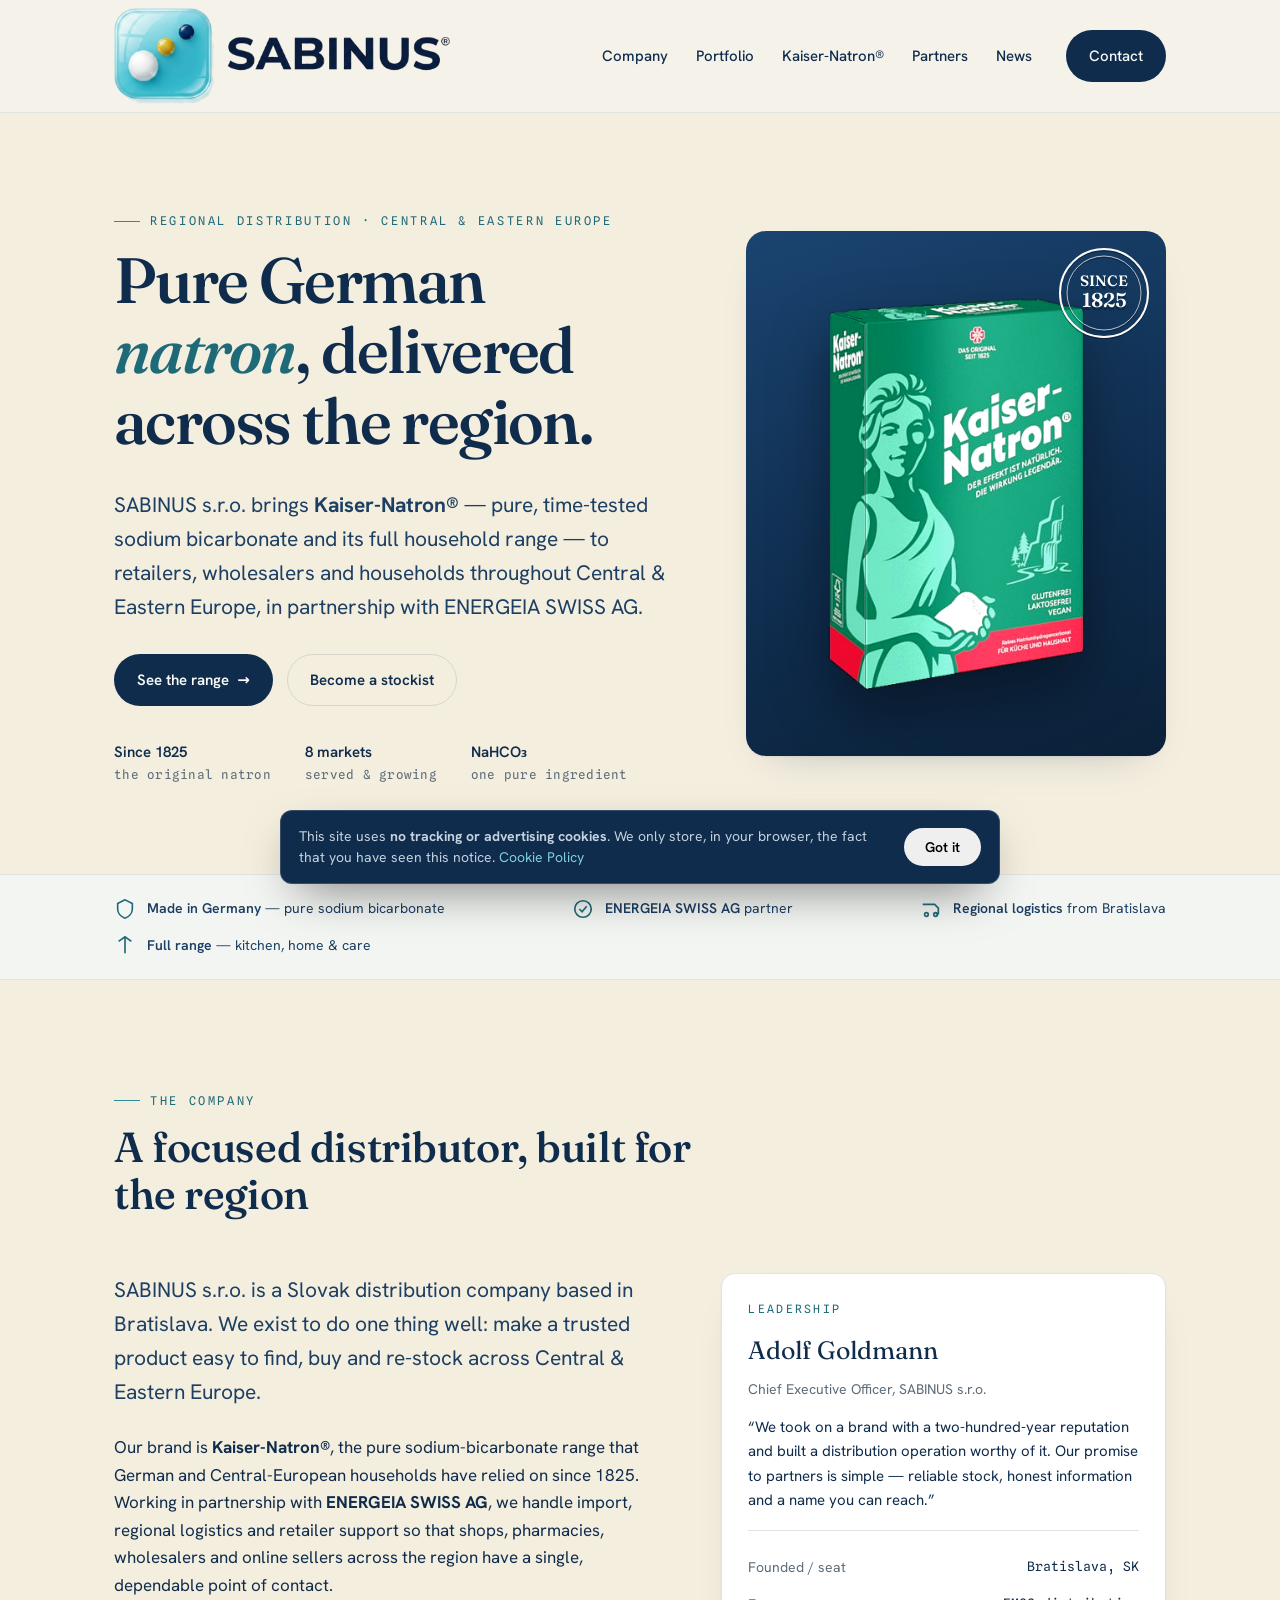
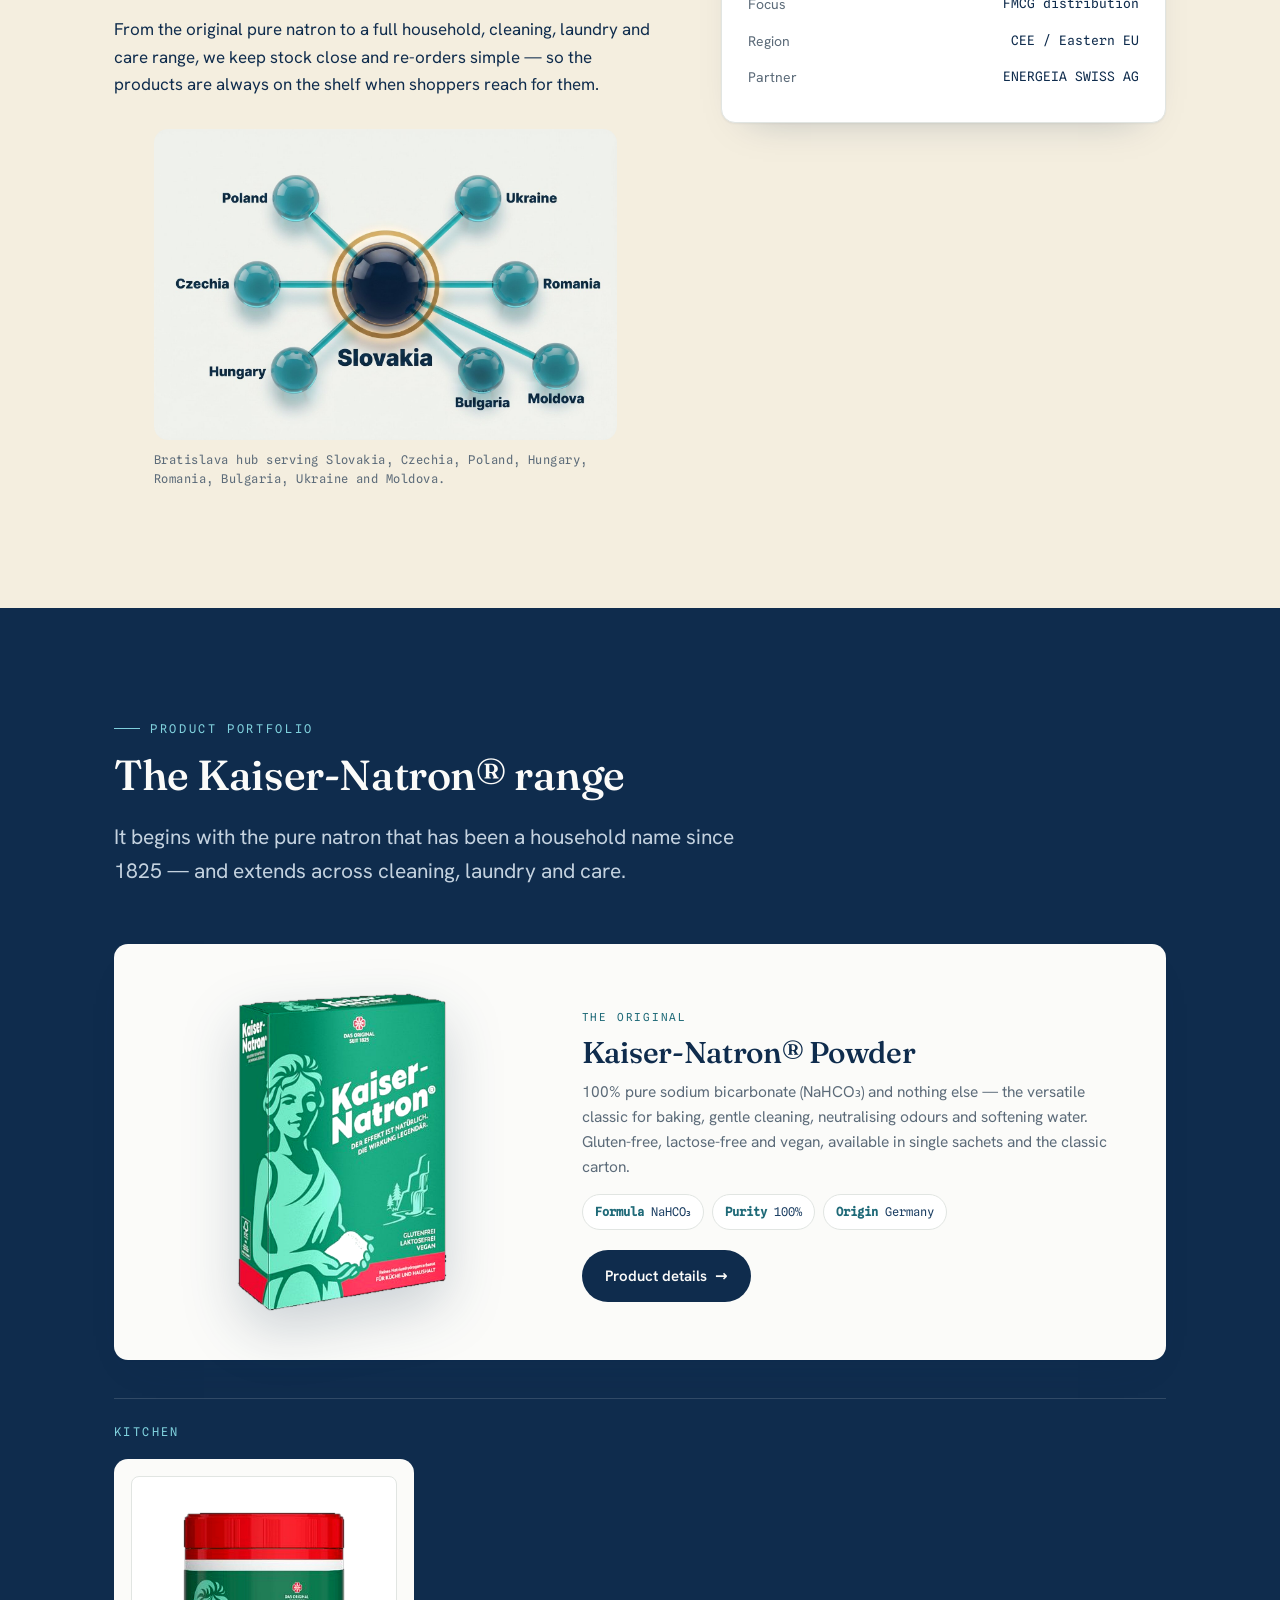
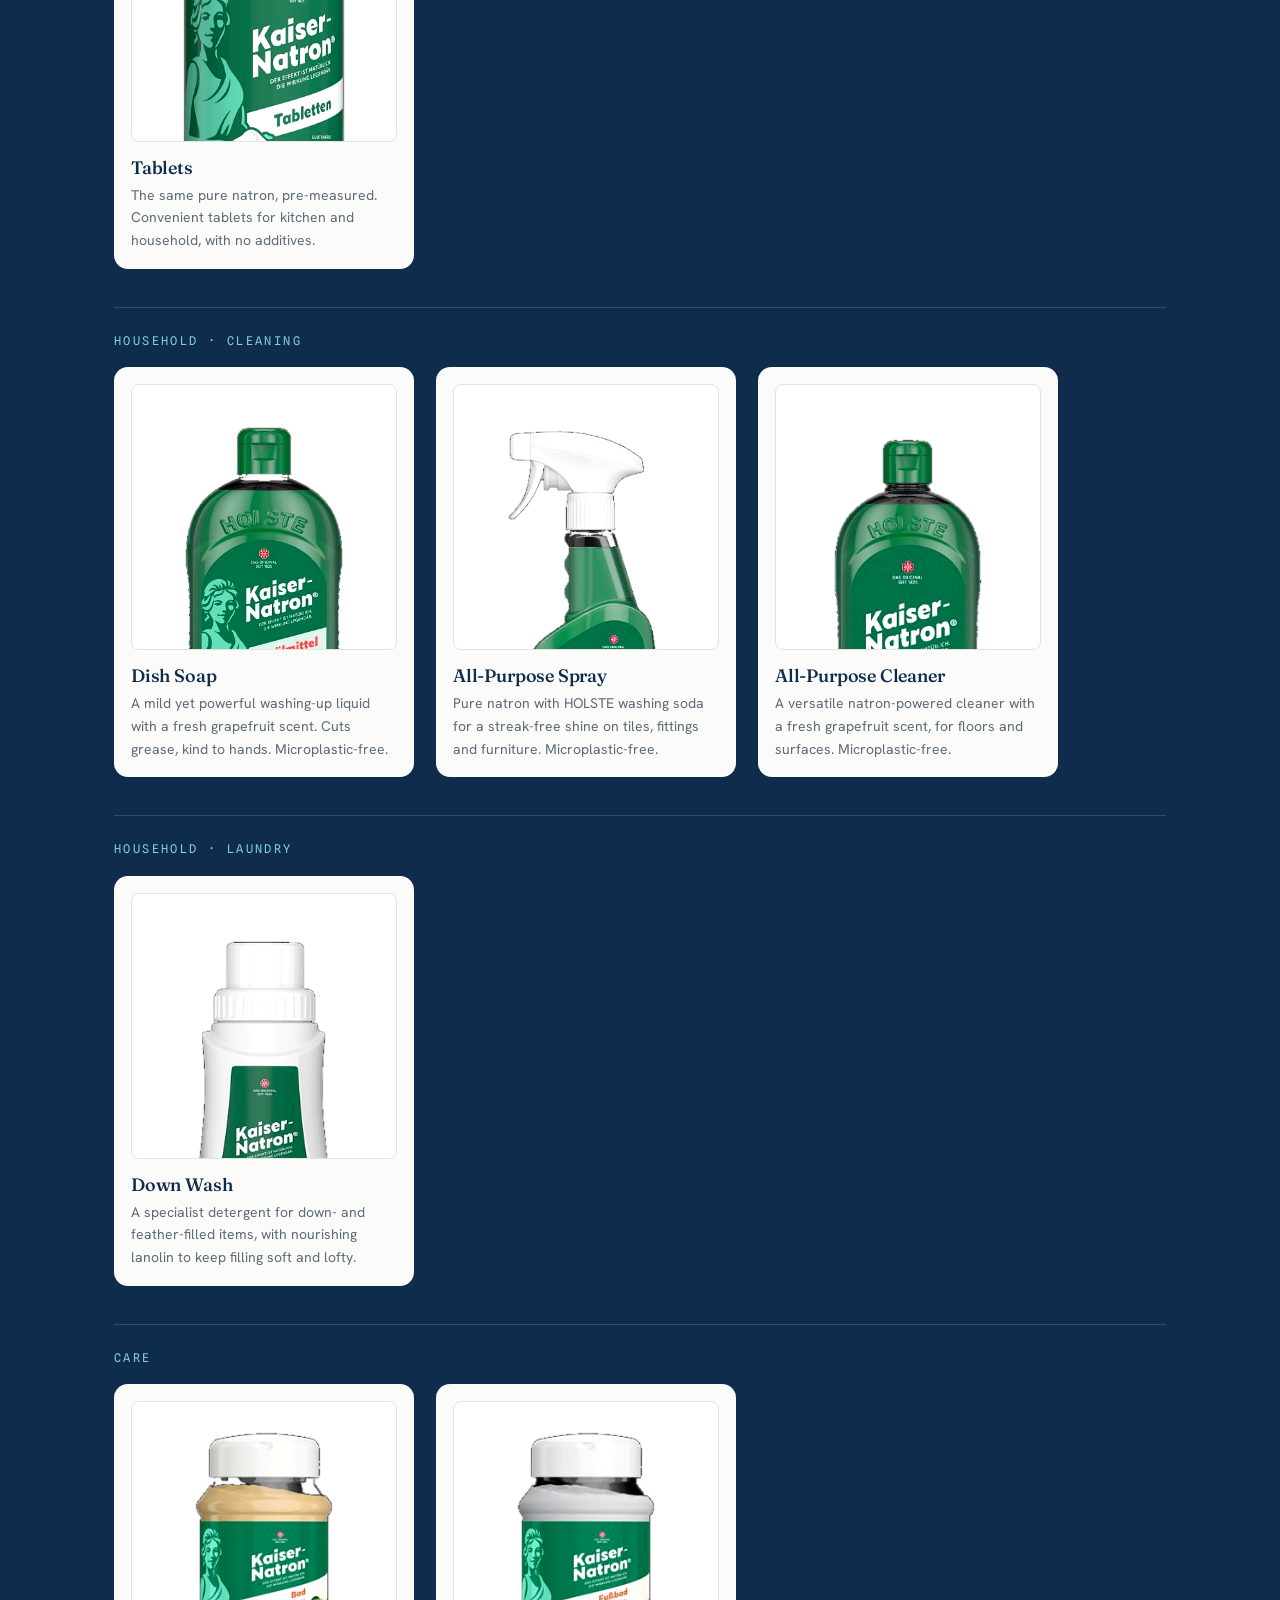
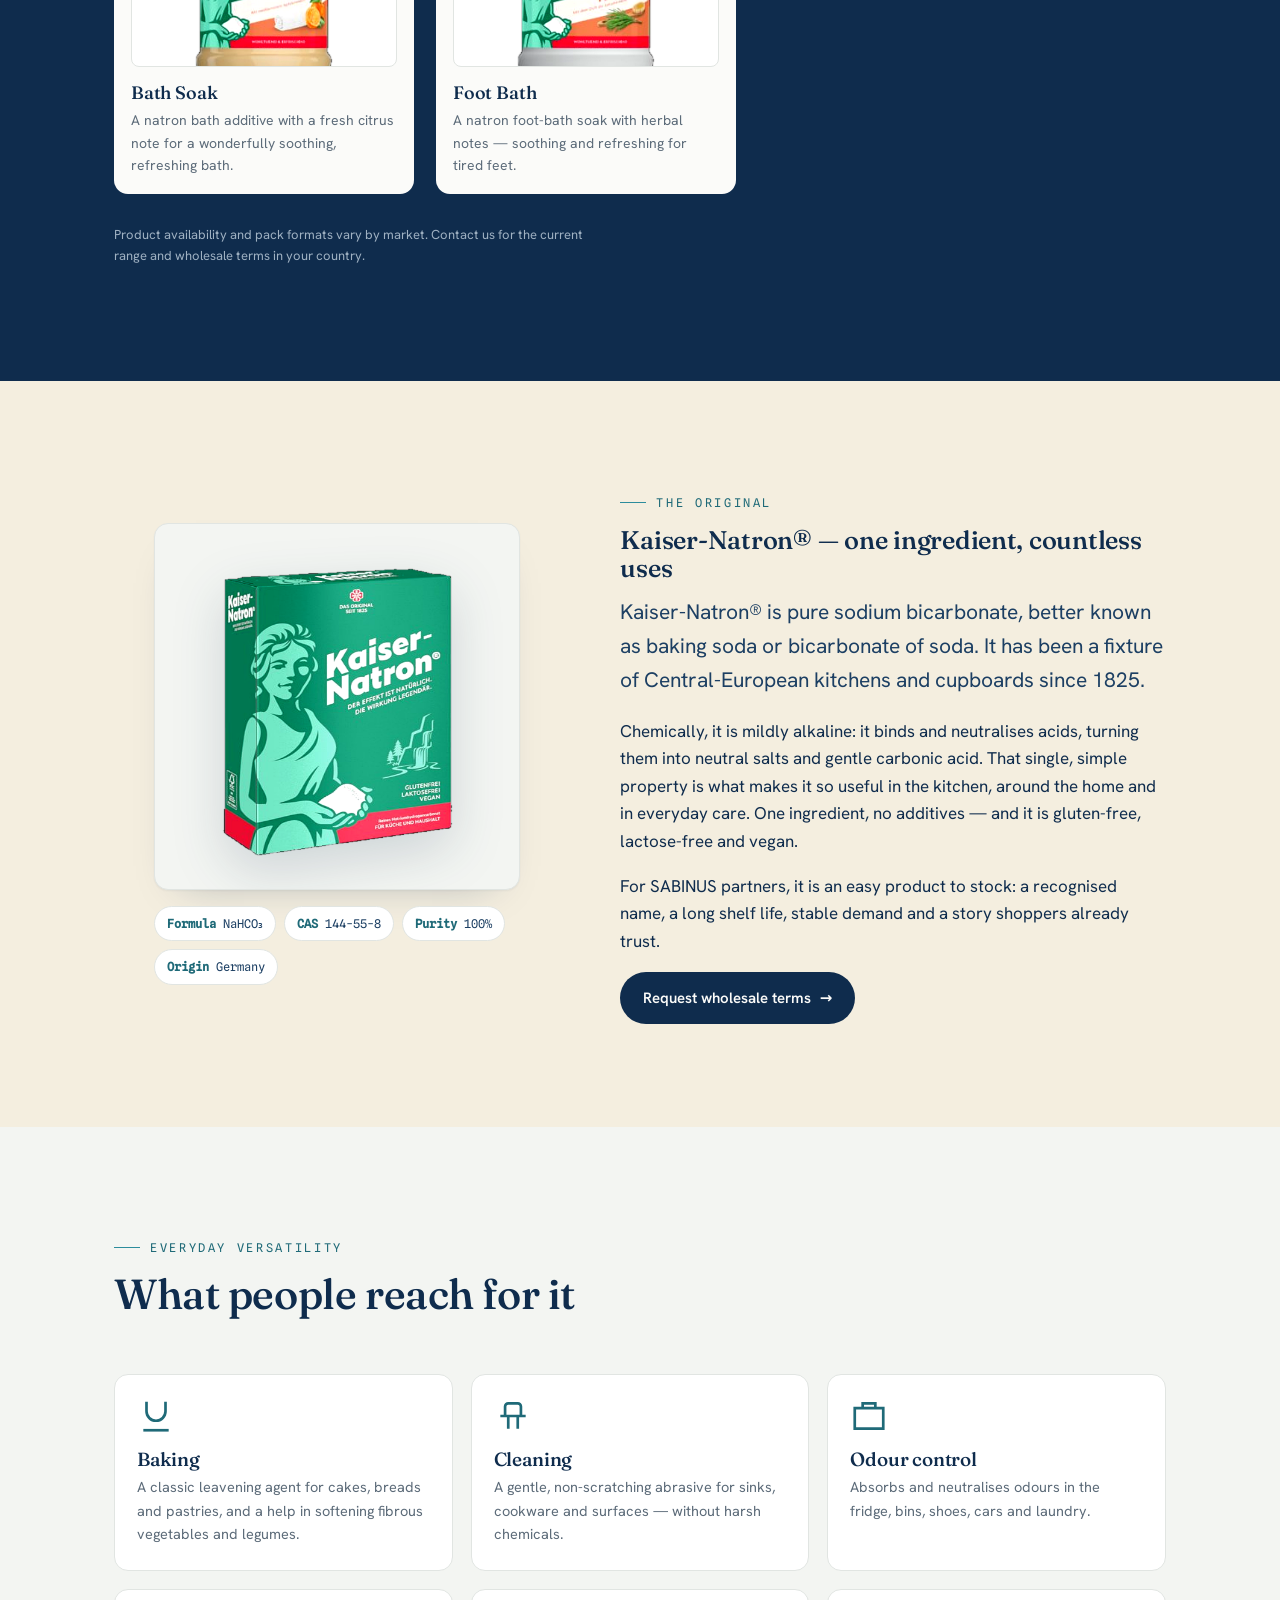
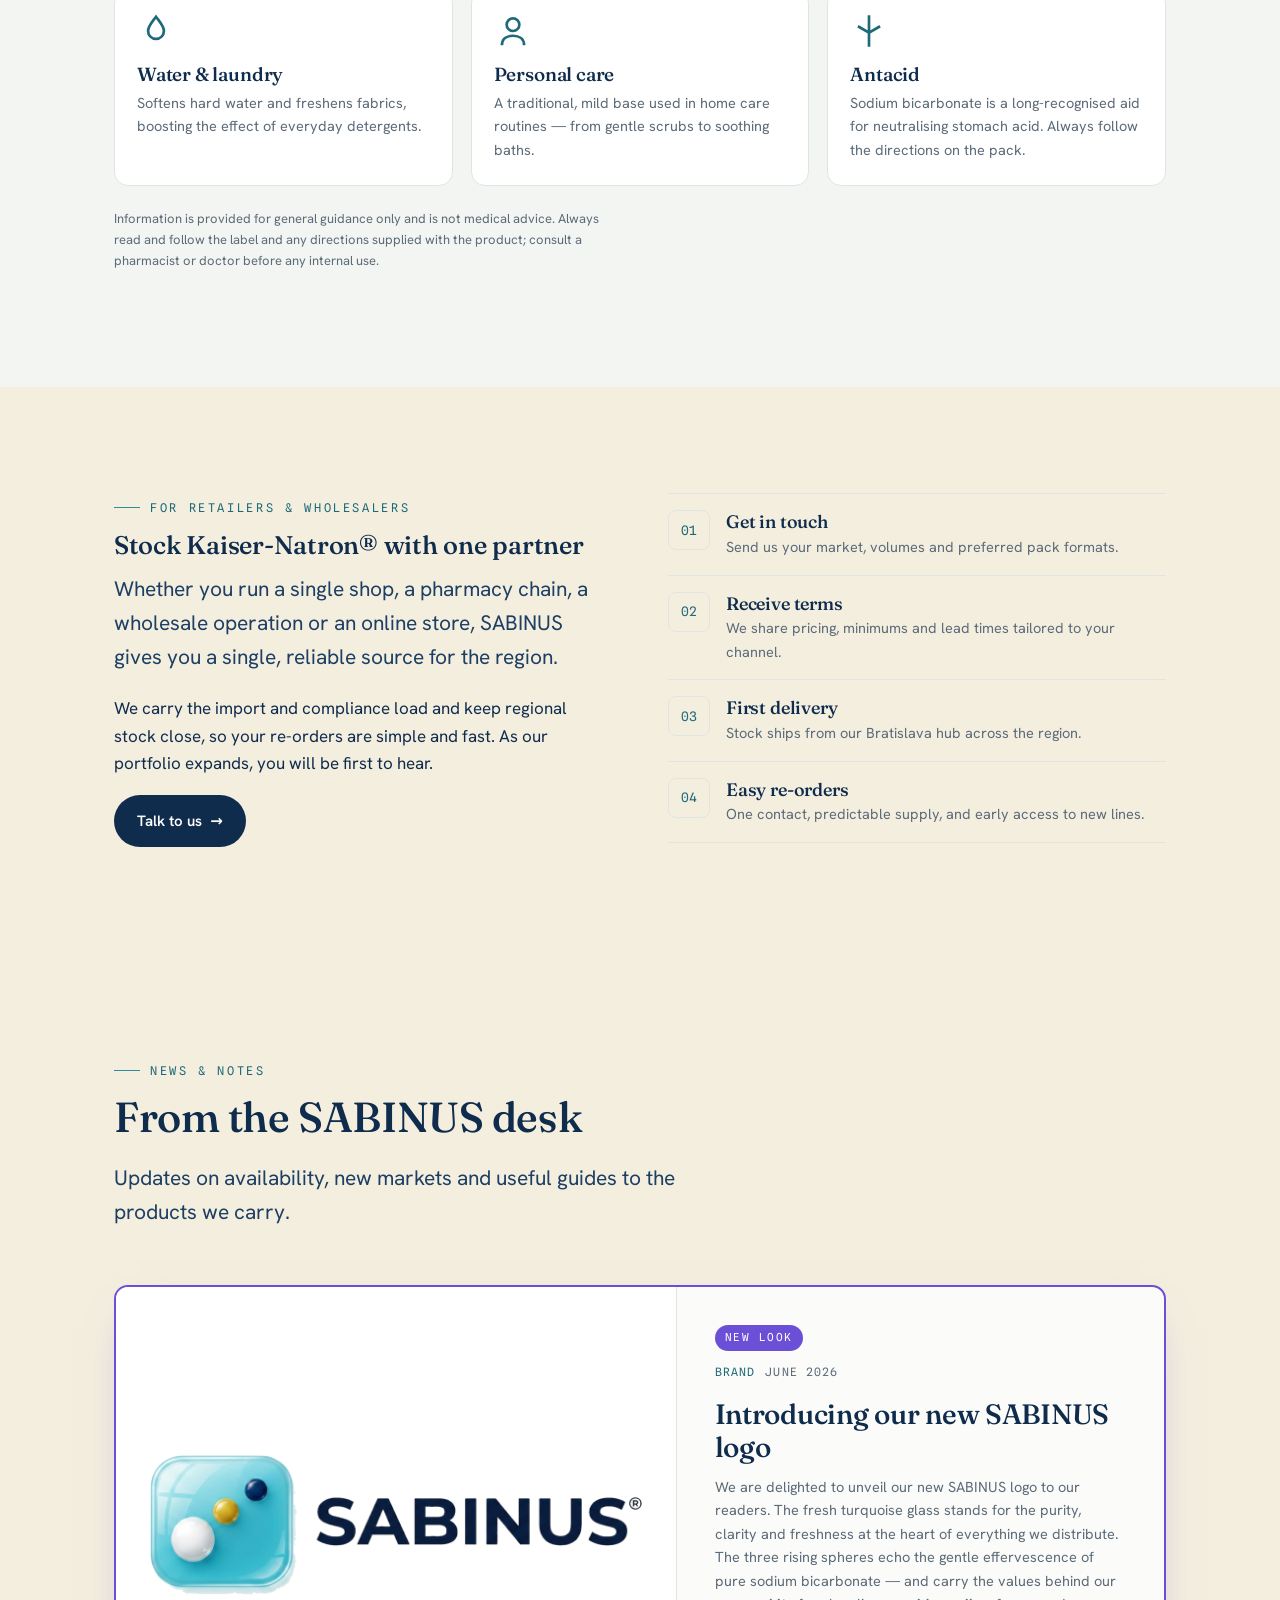
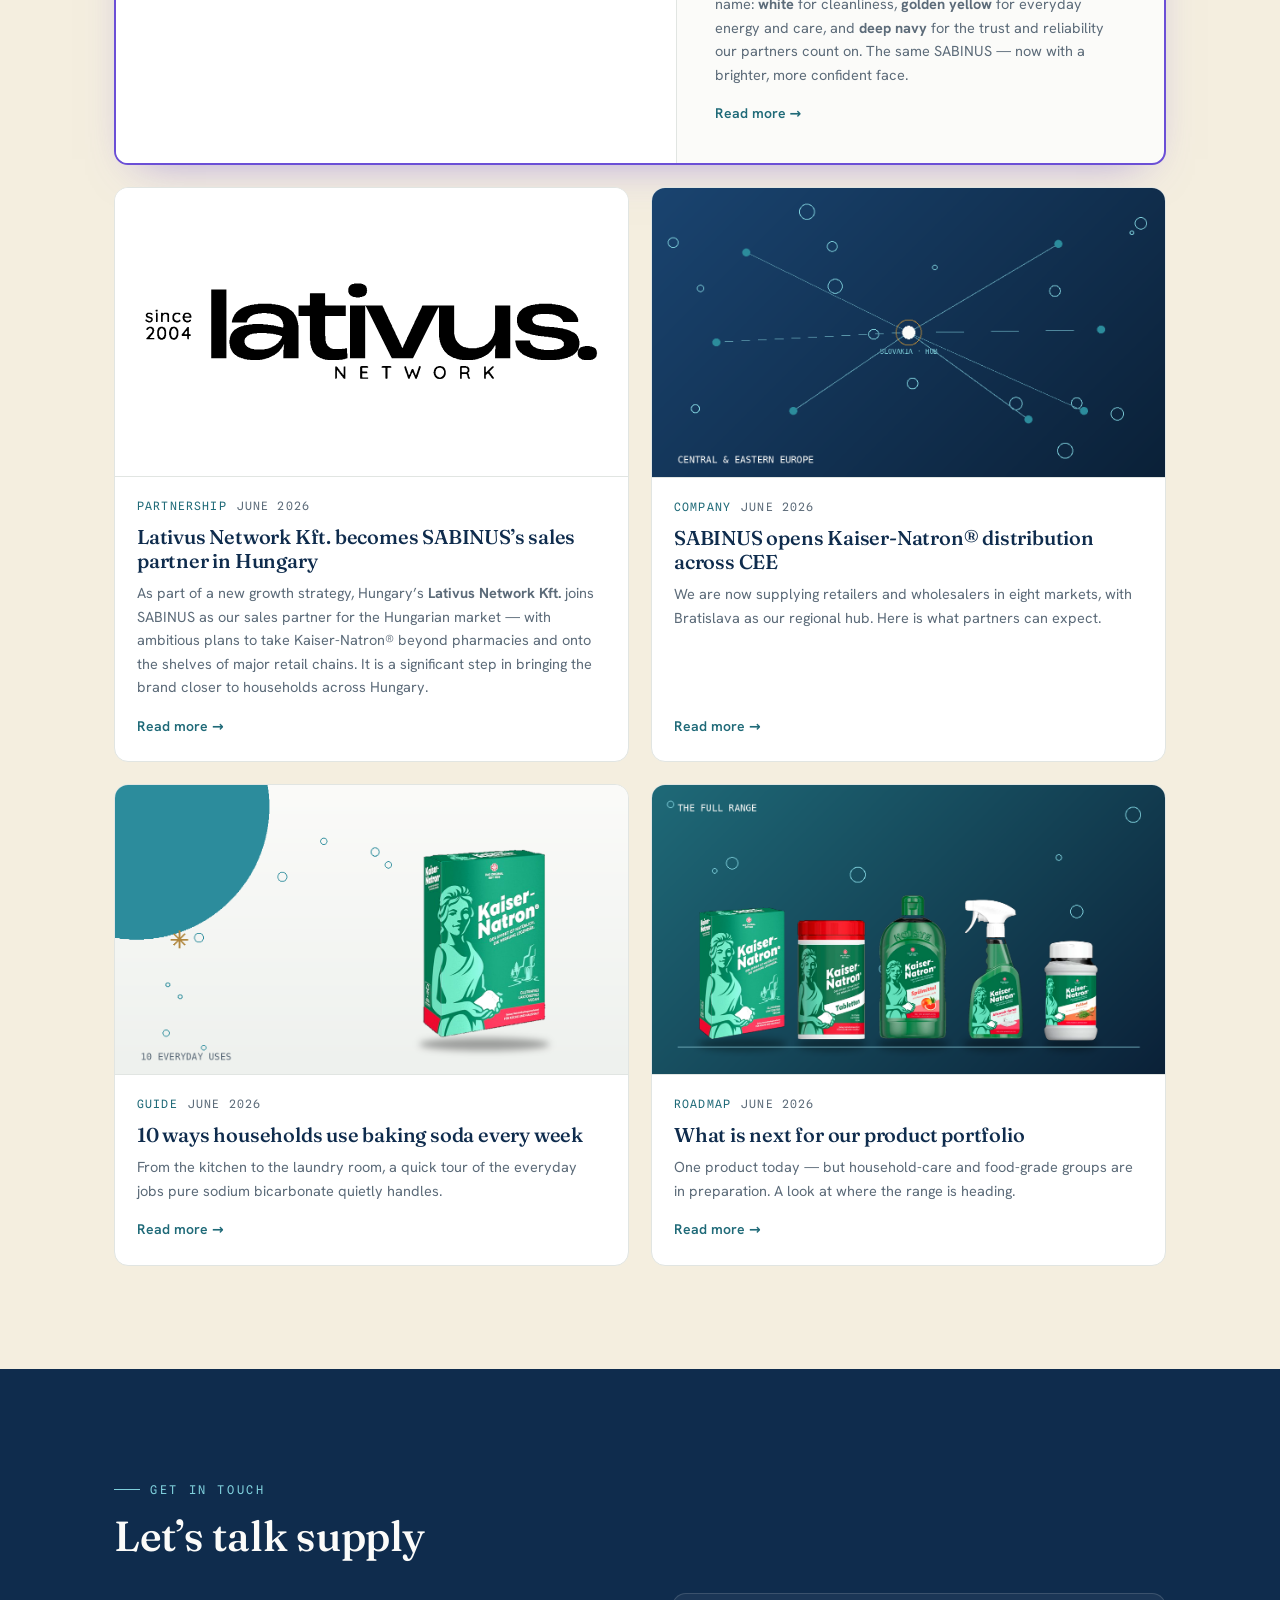
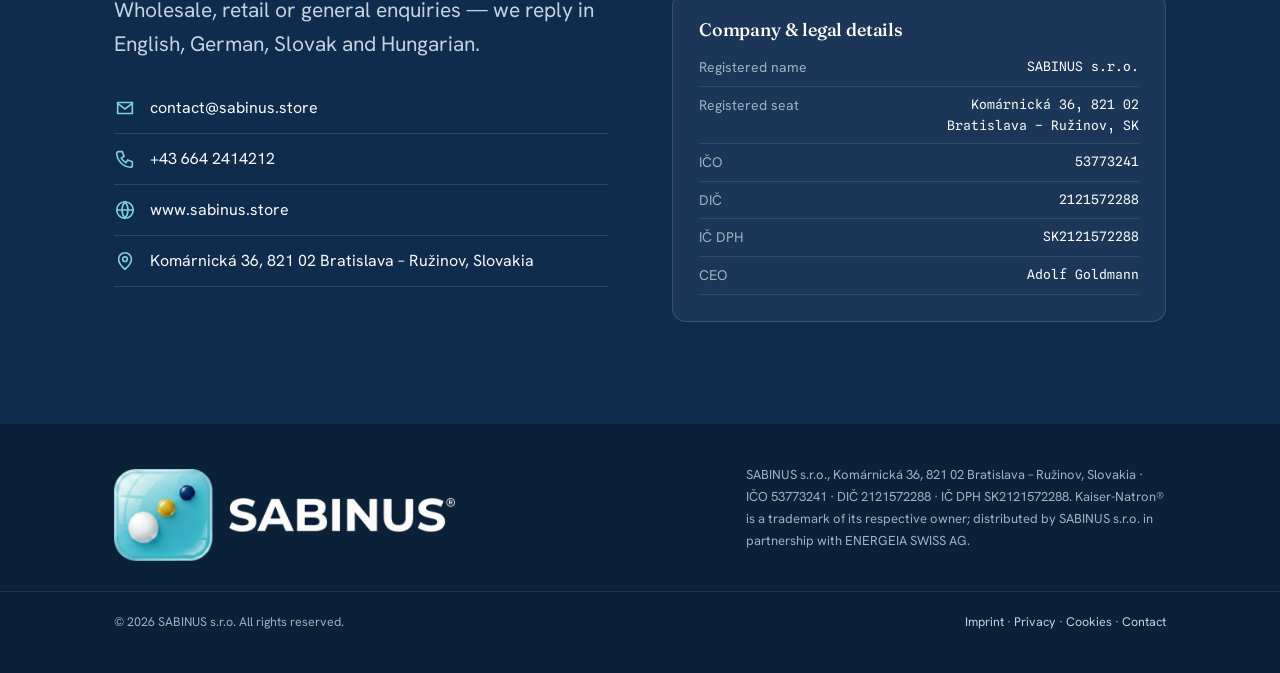
<file: index.html>
<!DOCTYPE html>
<html lang="en">
<head>
  <meta charset="UTF-8" />
  <meta name="viewport" content="width=device-width, initial-scale=1.0" />

  <!-- ============ PRIMARY SEO ============ -->
  <title>SABINUS s.r.o. — Kaiser-Natron® Distributor for Central &amp; Eastern Europe</title>
  <meta name="description" content="SABINUS s.r.o. is the Central & Eastern European distributor of Kaiser-Natron® — pure German sodium bicarbonate (baking soda) and the full household, cleaning, laundry and care range. In partnership with ENERGEIA SWISS AG. Wholesale and retail enquiries welcome." />
  <meta name="keywords" content="Kaiser-Natron, Kaiser Natron, sodium bicarbonate, baking soda distributor, natron Slovakia, SABINUS, Kaiser Natron Europe, bicarbonate wholesale, natron Eastern Europe, HOLSTE" />
  <meta name="author" content="SABINUS s.r.o." />
  <meta name="robots" content="index, follow" />
  <link rel="canonical" href="https://www.sabinus.store/" />
  <meta name="theme-color" content="#0F2C4D" />

  <!-- ============ OPEN GRAPH / SOCIAL ============ -->
  <meta property="og:type" content="website" />
  <meta property="og:site_name" content="SABINUS s.r.o." />
  <meta property="og:title" content="SABINUS — Kaiser-Natron® Distribution for Central &amp; Eastern Europe" />
  <meta property="og:description" content="Pure German sodium bicarbonate, delivered across the region. Wholesale & retail enquiries welcome." />
  <meta property="og:url" content="https://www.sabinus.store/" />
  <meta property="og:image" content="https://www.sabinus.store/assets/img/og-image.png" />
  <meta property="og:image:width" content="1200" />
  <meta property="og:image:height" content="630" />
  <meta property="og:locale" content="en" />
  <meta name="twitter:card" content="summary_large_image" />
  <meta name="twitter:title" content="SABINUS — Kaiser-Natron® Distribution" />
  <meta name="twitter:description" content="Pure German sodium bicarbonate, delivered across Central & Eastern Europe." />
  <meta name="twitter:image" content="https://www.sabinus.store/assets/img/og-image.png" />

  <!-- ============ ICONS / FONTS (self-hosted — no third-party requests) ============ -->
  <link rel="icon" type="image/png" href="assets/img/favicon.png" />
  <link rel="apple-touch-icon" sizes="180x180" href="apple-touch-icon.png" />
  <link rel="icon" type="image/png" sizes="192x192" href="assets/img/icon-192.png" />
  <link rel="icon" type="image/png" sizes="512x512" href="assets/img/icon-512.png" />
  <meta name="apple-mobile-web-app-title" content="SABINUS" />
  <link rel="manifest" href="site.webmanifest" />
  <link rel="stylesheet" href="assets/css/fonts.css" />
  <link rel="stylesheet" href="assets/css/styles.css" />

  <!-- ============ STRUCTURED DATA ============ -->
  <script type="application/ld+json">
  {
    "@context": "https://schema.org",
    "@graph": [
      {
        "@type": "Organization",
        "@id": "https://www.sabinus.store/#org",
        "name": "SABINUS s.r.o.",
        "url": "https://www.sabinus.store/",
        "logo": "https://www.sabinus.store/assets/img/sabinus-logo.png",
        "image": "https://www.sabinus.store/assets/img/og-image.png",
        "description": "Central & Eastern European distributor of Kaiser-Natron® pure sodium bicarbonate, in partnership with ENERGEIA SWISS AG.",
        "email": "contact@sabinus.store",
        "telephone": "+43 664 2414212",
        "vatID": "SK2121572288",
        "taxID": "2121572288",
        "identifier": { "@type": "PropertyValue", "name": "IČO", "value": "53773241" },
        "address": {
          "@type": "PostalAddress",
          "streetAddress": "Komárnická 36",
          "addressLocality": "Bratislava – Ružinov",
          "postalCode": "821 02",
          "addressCountry": "SK"
        },
        "founder": { "@type": "Person", "name": "Adolf Goldmann", "jobTitle": "Chief Executive Officer" },
        "areaServed": ["SK","CZ","PL","HU","RO","BG","UA","MD"]
      },
      {
        "@type": "WebSite",
        "@id": "https://www.sabinus.store/#website",
        "url": "https://www.sabinus.store/",
        "name": "SABINUS s.r.o.",
        "inLanguage": "en",
        "publisher": { "@id": "https://www.sabinus.store/#org" }
      },
      {
        "@type": "Product",
        "name": "Kaiser-Natron® — Pure Sodium Bicarbonate",
        "brand": { "@type": "Brand", "name": "Kaiser-Natron" },
        "category": "Sodium bicarbonate / baking soda",
        "material": "Sodium bicarbonate (NaHCO₃)",
        "countryOfOrigin": "DE",
        "description": "Pure sodium bicarbonate (baking soda) — a versatile household, baking, cleaning and personal-care ingredient, made in Germany and distributed across Central & Eastern Europe by SABINUS s.r.o.",
        "manufacturer": { "@type": "Organization", "name": "Arnold Holste Wwe. GmbH & Co. KG" }
      }
    ]
  }
  </script>
</head>

<body>
  <!-- ===================== HEADER ===================== -->
  <header class="site-header">
    <div class="wrap nav">
      <a class="brand" href="#top" aria-label="SABINUS home">
        <img class="brand-logo" src="assets/img/sabinus-logo.png" alt="SABINUS" />
      </a>
      <button class="nav-toggle" aria-expanded="false" aria-controls="menu" aria-label="Open menu">
        <svg viewBox="0 0 24 24" fill="none" stroke-width="2" stroke-linecap="round"><path d="M3 6h18M3 12h18M3 18h18"/></svg>
      </button>
      <ul class="nav-links" id="menu">
        <li><a href="#company">Company</a></li>
        <li><a href="#portfolio">Portfolio</a></li>
        <li><a href="#product">Kaiser-Natron®</a></li>
        <li><a href="#partner">Partners</a></li>
        <li><a href="#news">News</a></li>
        <li class="nav-cta"><a class="btn btn-primary" href="#contact">Contact</a></li>
      </ul>
    </div>
  </header>

  <main id="top">
    <!-- ===================== HERO ===================== -->
    <section class="hero">
      <div class="wrap">
        <div class="hero-copy reveal">
          <p class="eyebrow">Regional distribution · Central &amp; Eastern Europe</p>
          <h1>Pure German <em>natron</em>, delivered across the region.</h1>
          <p class="lede">SABINUS s.r.o. brings <strong>Kaiser-Natron®</strong> — pure, time-tested sodium bicarbonate and its full household range — to retailers, wholesalers and households throughout Central &amp; Eastern Europe, in partnership with ENERGEIA SWISS AG.</p>
          <div class="hero-actions">
            <a class="btn btn-primary" href="#portfolio">See the range <span class="arr">→</span></a>
            <a class="btn btn-ghost" href="#partner">Become a stockist</a>
          </div>
          <div class="hero-meta">
            <div><b>Since 1825</b>the original natron</div>
            <div><b>8 markets</b>served &amp; growing</div>
            <div><b>NaHCO₃</b>one pure ingredient</div>
          </div>
        </div>

        <div class="hero-visual reveal">
          <div class="hero-card">
            <div class="bubbles" aria-hidden="true"></div>
            <img class="product-svg" src="assets/img/products/powder-box.png" alt="Kaiser-Natron® pure sodium bicarbonate powder carton" />
            <svg class="hero-seal" viewBox="0 0 92 92" aria-hidden="true">
              <!-- recessed shadow layer for an embossed look -->
              <g transform="translate(0,1.5)" opacity=".5">
                <circle cx="46" cy="46" r="44" fill="none" stroke="#06182b" stroke-width="2"/>
                <circle cx="46" cy="46" r="37" fill="none" stroke="#06182b" stroke-width="1"/>
                <text x="46" y="40" text-anchor="middle" font-family="Fraunces, serif" font-weight="600" font-size="15" fill="#06182b">SINCE</text>
                <text x="46" y="61" text-anchor="middle" font-family="Fraunces, serif" font-weight="600" font-size="20" fill="#06182b">1825</text>
              </g>
              <!-- raised white face -->
              <g>
                <circle cx="46" cy="46" r="44" fill="none" stroke="#FBFBF9" stroke-width="2"/>
                <circle cx="46" cy="46" r="37" fill="none" stroke="#FBFBF9" stroke-width="1" opacity=".7"/>
                <text x="46" y="38.5" text-anchor="middle" font-family="Fraunces, serif" font-weight="600" font-size="15" fill="#FBFBF9">SINCE</text>
                <text x="46" y="59.5" text-anchor="middle" font-family="Fraunces, serif" font-weight="600" font-size="20" fill="#FBFBF9">1825</text>
              </g>
            </svg>
          </div>
        </div>
      </div>
    </section>

    <!-- ===================== TRUST STRIP ===================== -->
    <section class="trust">
      <div class="wrap">
        <div class="item"><svg viewBox="0 0 24 24" fill="none" stroke="currentColor" stroke-width="1.8"><path d="M12 2 4 6v6c0 4.4 3.4 8.5 8 10 4.6-1.5 8-5.6 8-10V6l-8-4Z"/></svg><span><b>Made in Germany</b> — pure sodium bicarbonate</span></div>
        <div class="item"><svg viewBox="0 0 24 24" fill="none" stroke="currentColor" stroke-width="1.8"><circle cx="12" cy="12" r="9"/><path d="M8 12l3 3 5-6"/></svg><span><b>ENERGEIA SWISS AG</b> partner</span></div>
        <div class="item"><svg viewBox="0 0 24 24" fill="none" stroke="currentColor" stroke-width="1.8"><path d="M3 7h13l4 4v6h-3"/><circle cx="7" cy="18" r="2"/><circle cx="17" cy="18" r="2"/></svg><span><b>Regional logistics</b> from Bratislava</span></div>
        <div class="item"><svg viewBox="0 0 24 24" fill="none" stroke="currentColor" stroke-width="1.8"><path d="M12 3v18M5 8l7-5 7 5"/></svg><span><b>Full range</b> — kitchen, home &amp; care</span></div>
      </div>
    </section>

    <!-- ===================== COMPANY ===================== -->
    <section class="section about" id="company">
      <div class="wrap">
        <div class="sec-head reveal">
          <p class="eyebrow">The company</p>
          <h2>A focused distributor, built for the region</h2>
        </div>
        <div class="grid">
          <div class="reveal">
            <p class="lede">SABINUS s.r.o. is a Slovak distribution company based in Bratislava. We exist to do one thing well: make a trusted product easy to find, buy and re-stock across Central &amp; Eastern Europe.</p>
            <p>Our brand is <strong>Kaiser-Natron®</strong>, the pure sodium-bicarbonate range that German and Central-European households have relied on since 1825. Working in partnership with <strong>ENERGEIA SWISS AG</strong>, we handle import, regional logistics and retailer support so that shops, pharmacies, wholesalers and online sellers across the region have a single, dependable point of contact.</p>
            <p>From the original pure natron to a full household, cleaning, laundry and care range, we keep stock close and re-orders simple — so the products are always on the shelf when shoppers reach for them.</p>

            <figure class="region">
              <img src="assets/img/region-map.jpg" alt="Distribution network across Central & Eastern Europe with Slovakia as the hub" loading="lazy" />
              <figcaption>Bratislava hub serving Slovakia, Czechia, Poland, Hungary, Romania, Bulgaria, Ukraine and Moldova.</figcaption>
            </figure>
          </div>

          <aside class="ceo-card reveal">
            <p class="role">Leadership</p>
            <p class="name">Adolf Goldmann</p>
            <p class="muted" style="margin-top:-6px;font-size:14px;">Chief Executive Officer, SABINUS s.r.o.</p>
            <p style="font-size:15px;">“We took on a brand with a two-hundred-year reputation and built a distribution operation worthy of it. Our promise to partners is simple — reliable stock, honest information and a name you can reach.”</p>
            <hr />
            <div class="factline"><span>Founded / seat</span><span>Bratislava, SK</span></div>
            <div class="factline"><span>Focus</span><span>FMCG distribution</span></div>
            <div class="factline"><span>Region</span><span>CEE / Eastern EU</span></div>
            <div class="factline"><span>Partner</span><span>ENERGEIA SWISS AG</span></div>
          </aside>
        </div>
      </div>
    </section>

    <!-- ===================== PORTFOLIO ===================== -->
    <section class="section portfolio" id="portfolio">
      <div class="wrap">
        <div class="sec-head reveal">
          <p class="eyebrow">Product portfolio</p>
          <h2>The Kaiser-Natron® range</h2>
          <p class="lede">It begins with the pure natron that has been a household name since 1825 — and extends across cleaning, laundry and care.</p>
        </div>

        <!-- Featured: powder -->
        <article class="feature reveal">
          <div class="feature-img"><img src="assets/img/products/powder-box.png" alt="Kaiser-Natron® pure sodium bicarbonate powder carton" loading="lazy"></div>
          <div class="feature-copy">
            <span class="tag">The original</span>
            <h3>Kaiser-Natron® Powder</h3>
            <p>100% pure sodium bicarbonate (NaHCO₃) and nothing else — the versatile classic for baking, gentle cleaning, neutralising odours and softening water. Gluten-free, lactose-free and vegan, available in single sachets and the classic carton.</p>
            <div class="databar">
              <span class="chip"><b>Formula</b> NaHCO₃</span>
              <span class="chip"><b>Purity</b> 100%</span>
              <span class="chip"><b>Origin</b> Germany</span>
            </div>
            <a class="btn btn-primary" href="#product">Product details <span class="arr">→</span></a>
          </div>
        </article>

        <!-- Category: Kitchen -->
        <div class="cat-head reveal"><span class="cat-label">Kitchen</span></div>
        <div class="cards">
          <article class="pcard live reveal">
            <div class="thumb"><img src="assets/img/products/tablets.png" alt="Kaiser-Natron® Tablets" loading="lazy"></div>
            <h3>Tablets</h3>
            <p>The same pure natron, pre-measured. Convenient tablets for kitchen and household, with no additives.</p>
          </article>
        </div>

        <!-- Category: Cleaning -->
        <div class="cat-head reveal"><span class="cat-label">Household · Cleaning</span></div>
        <div class="cards">
          <article class="pcard live reveal">
            <div class="thumb"><img src="assets/img/products/dish-soap.png" alt="Kaiser-Natron® Dish Soap" loading="lazy"></div>
            <h3>Dish Soap</h3>
            <p>A mild yet powerful washing-up liquid with a fresh grapefruit scent. Cuts grease, kind to hands. Microplastic-free.</p>
          </article>
          <article class="pcard live reveal">
            <div class="thumb"><img src="assets/img/products/all-purpose-spray.png" alt="Kaiser-Natron® All-Purpose Spray" loading="lazy"></div>
            <h3>All-Purpose Spray</h3>
            <p>Pure natron with HOLSTE washing soda for a streak-free shine on tiles, fittings and furniture. Microplastic-free.</p>
          </article>
          <article class="pcard live reveal">
            <div class="thumb"><img src="assets/img/products/all-purpose-cleaner.png" alt="Kaiser-Natron® All-Purpose Cleaner" loading="lazy"></div>
            <h3>All-Purpose Cleaner</h3>
            <p>A versatile natron-powered cleaner with a fresh grapefruit scent, for floors and surfaces. Microplastic-free.</p>
          </article>
        </div>

        <!-- Category: Laundry -->
        <div class="cat-head reveal"><span class="cat-label">Household · Laundry</span></div>
        <div class="cards">
          <article class="pcard live reveal">
            <div class="thumb"><img src="assets/img/products/down-wash.png" alt="Kaiser-Natron® Down Wash" loading="lazy"></div>
            <h3>Down Wash</h3>
            <p>A specialist detergent for down- and feather-filled items, with nourishing lanolin to keep filling soft and lofty.</p>
          </article>
        </div>

        <!-- Category: Care -->
        <div class="cat-head reveal"><span class="cat-label">Care</span></div>
        <div class="cards">
          <article class="pcard live reveal">
            <div class="thumb"><img src="assets/img/products/bath-soak.png" alt="Kaiser-Natron® Bath Soak" loading="lazy"></div>
            <h3>Bath Soak</h3>
            <p>A natron bath additive with a fresh citrus note for a wonderfully soothing, refreshing bath.</p>
          </article>
          <article class="pcard live reveal">
            <div class="thumb"><img src="assets/img/products/foot-bath.png" alt="Kaiser-Natron® Foot Bath" loading="lazy"></div>
            <h3>Foot Bath</h3>
            <p>A natron foot-bath soak with herbal notes — soothing and refreshing for tired feet.</p>
          </article>
        </div>

        <p class="note" style="color:#9fb1c2;margin-top:30px">Product availability and pack formats vary by market. Contact us for the current range and wholesale terms in your country.</p>
      </div>
    </section>

    <!-- ===================== PRODUCT DEEP DIVE ===================== -->
    <section class="section product" id="product">
      <div class="wrap">
        <div class="grid">
          <figure class="product-figure reveal">
            <div class="frame"><img src="assets/img/products/powder-box.png" alt="Kaiser-Natron® pure sodium bicarbonate" loading="lazy" style="width:70%"></div>
            <div class="databar">
              <span class="chip"><b>Formula</b> NaHCO₃</span>
              <span class="chip"><b>CAS</b> 144-55-8</span>
              <span class="chip"><b>Purity</b> 100%</span>
              <span class="chip"><b>Origin</b> Germany</span>
            </div>
          </figure>

          <div class="reveal">
            <p class="eyebrow">The original</p>
            <h2>Kaiser-Natron® — one ingredient, countless uses</h2>
            <p class="lede">Kaiser-Natron® is pure sodium bicarbonate, better known as baking soda or bicarbonate of soda. It has been a fixture of Central-European kitchens and cupboards since 1825.</p>
            <p>Chemically, it is mildly alkaline: it binds and neutralises acids, turning them into neutral salts and gentle carbonic acid. That single, simple property is what makes it so useful in the kitchen, around the home and in everyday care. One ingredient, no additives — and it is gluten-free, lactose-free and vegan.</p>
            <p>For SABINUS partners, it is an easy product to stock: a recognised name, a long shelf life, stable demand and a story shoppers already trust.</p>
            <a class="btn btn-primary" href="#contact">Request wholesale terms <span class="arr">→</span></a>
          </div>
        </div>
      </div>
    </section>

    <!-- ===================== USES ===================== -->
    <section class="section uses">
      <div class="wrap">
        <div class="sec-head reveal">
          <p class="eyebrow">Everyday versatility</p>
          <h2>What people reach for it</h2>
        </div>
        <div class="use-grid">
          <div class="use reveal"><svg class="ico" viewBox="0 0 24 24" fill="none" stroke="currentColor" stroke-width="1.7"><path d="M6 3v6a6 6 0 0 0 12 0V3"/><path d="M4 21h16"/></svg><h3>Baking</h3><p>A classic leavening agent for cakes, breads and pastries, and a help in softening fibrous vegetables and legumes.</p></div>
          <div class="use reveal"><svg class="ico" viewBox="0 0 24 24" fill="none" stroke="currentColor" stroke-width="1.7"><path d="M4 12h16M7 12V6a2 2 0 0 1 2-2h6a2 2 0 0 1 2 2v6M9 12v8M15 12v8"/></svg><h3>Cleaning</h3><p>A gentle, non-scratching abrasive for sinks, cookware and surfaces — without harsh chemicals.</p></div>
          <div class="use reveal"><svg class="ico" viewBox="0 0 24 24" fill="none" stroke="currentColor" stroke-width="1.7"><path d="M3 7h18v13H3zM8 7V4h8v3"/></svg><h3>Odour control</h3><p>Absorbs and neutralises odours in the fridge, bins, shoes, cars and laundry.</p></div>
          <div class="use reveal"><svg class="ico" viewBox="0 0 24 24" fill="none" stroke="currentColor" stroke-width="1.7"><path d="M12 3c3 4 5 6 5 9a5 5 0 0 1-10 0c0-3 2-5 5-9Z"/></svg><h3>Water &amp; laundry</h3><p>Softens hard water and freshens fabrics, boosting the effect of everyday detergents.</p></div>
          <div class="use reveal"><svg class="ico" viewBox="0 0 24 24" fill="none" stroke="currentColor" stroke-width="1.7"><circle cx="12" cy="8" r="4"/><path d="M5 21c0-4 3-6 7-6s7 2 7 6"/></svg><h3>Personal care</h3><p>A traditional, mild base used in home care routines — from gentle scrubs to soothing baths.</p></div>
          <div class="use reveal"><svg class="ico" viewBox="0 0 24 24" fill="none" stroke="currentColor" stroke-width="1.7"><path d="M12 2v20M5 9l7 4 7-4"/></svg><h3>Antacid</h3><p>Sodium bicarbonate is a long-recognised aid for neutralising stomach acid. Always follow the directions on the pack.</p></div>
        </div>
        <p class="note">Information is provided for general guidance only and is not medical advice. Always read and follow the label and any directions supplied with the product; consult a pharmacist or doctor before any internal use.</p>
      </div>
    </section>

    <!-- ===================== PARTNERS / DISTRIBUTION ===================== -->
    <section class="section distrib" id="partner">
      <div class="wrap">
        <div class="grid">
          <div class="reveal">
            <p class="eyebrow">For retailers &amp; wholesalers</p>
            <h2>Stock Kaiser-Natron® with one partner</h2>
            <p class="lede">Whether you run a single shop, a pharmacy chain, a wholesale operation or an online store, SABINUS gives you a single, reliable source for the region.</p>
            <p>We carry the import and compliance load and keep regional stock close, so your re-orders are simple and fast. As our portfolio expands, you will be first to hear.</p>
            <a class="btn btn-primary" href="#contact">Talk to us <span class="arr">→</span></a>
          </div>
          <ol class="steps reveal">
            <li><div><h3>Get in touch</h3><p>Send us your market, volumes and preferred pack formats.</p></div></li>
            <li><div><h3>Receive terms</h3><p>We share pricing, minimums and lead times tailored to your channel.</p></div></li>
            <li><div><h3>First delivery</h3><p>Stock ships from our Bratislava hub across the region.</p></div></li>
            <li><div><h3>Easy re-orders</h3><p>One contact, predictable supply, and early access to new lines.</p></div></li>
          </ol>
        </div>
      </div>
    </section>

    <!-- ===================== NEWS / BLOG ===================== -->
    <section class="section news" id="news">
      <div class="wrap">
        <div class="sec-head reveal">
          <p class="eyebrow">News &amp; notes</p>
          <h2>From the SABINUS desk</h2>
          <p class="lede">Updates on availability, new markets and useful guides to the products we carry.</p>
        </div>
        <div class="news-grid">
        <article class="post feat reveal">
          <div class="cover logo-panel"><img src="assets/img/sabinus-logo.png" alt="The new SABINUS logo" loading="lazy"></div>
          <div class="body">
            <span class="badge">New look</span>
            <div class="meta"><span class="cat cat-strategy">Brand</span><span>June 2026</span></div>
            <h3>Introducing our new SABINUS logo</h3>
            <p>We are delighted to unveil our new SABINUS logo to our readers. The fresh turquoise glass stands for the purity, clarity and freshness at the heart of everything we distribute. The three rising spheres echo the gentle effervescence of pure sodium bicarbonate — and carry the values behind our name: <strong>white</strong> for cleanliness, <strong>golden yellow</strong> for everyday energy and care, and <strong>deep navy</strong> for the trust and reliability our partners count on. The same SABINUS — now with a brighter, more confident face.</p>
            <a class="more" href="#top">Read more →</a>
          </div>
        </article>
          <article class="post reveal">
          <div class="cover logo-panel"><img src="assets/img/partners/lativus-logo.svg" alt="Lativus Network Kft. logo" loading="lazy"></div>
          <div class="body">
            <div class="meta"><span class="cat cat-strategy">Partnership</span><span>June 2026</span></div>
            <h3>Lativus Network Kft. becomes SABINUS’s sales partner in Hungary</h3>
            <p>As part of a new growth strategy, Hungary’s <strong>Lativus Network Kft.</strong> joins SABINUS as our sales partner for the Hungarian market — with ambitious plans to take Kaiser-Natron® beyond pharmacies and onto the shelves of major retail chains. It is a significant step in bringing the brand closer to households across Hungary.</p>
            <a class="more" href="#contact">Read more →</a>
          </div>
        </article>
          <article class="post reveal">
            <div class="cover"><img src="assets/img/news/news-distribution.png" alt="SABINUS regional distribution network across Central & Eastern Europe" loading="lazy"></div>
            <div class="body">
              <div class="meta"><span class="cat">Company</span><span>June 2026</span></div>
              <h3>SABINUS opens Kaiser-Natron® distribution across CEE</h3>
              <p>We are now supplying retailers and wholesalers in eight markets, with Bratislava as our regional hub. Here is what partners can expect.</p>
              <a class="more" href="#contact">Read more →</a>
            </div>
          </article>
          <article class="post reveal">
            <div class="cover"><img src="assets/img/news/news-uses.png" alt="Kaiser-Natron® pure sodium bicarbonate for everyday household uses" loading="lazy"></div>
            <div class="body">
              <div class="meta"><span class="cat">Guide</span><span>June 2026</span></div>
              <h3>10 ways households use baking soda every week</h3>
              <p>From the kitchen to the laundry room, a quick tour of the everyday jobs pure sodium bicarbonate quietly handles.</p>
              <a class="more" href="#product">Read more →</a>
            </div>
          </article>
          <article class="post reveal">
            <div class="cover"><img src="assets/img/news/news-roadmap.png" alt="The full Kaiser-Natron® product range" loading="lazy"></div>
            <div class="body">
              <div class="meta"><span class="cat">Roadmap</span><span>June 2026</span></div>
              <h3>What is next for our product portfolio</h3>
              <p>One product today — but household-care and food-grade groups are in preparation. A look at where the range is heading.</p>
              <a class="more" href="#portfolio">Read more →</a>
            </div>
          </article>
        </div>
      </div>
    </section>

    <!-- ===================== CONTACT ===================== -->
    <section class="section contact" id="contact">
      <div class="wrap">
        <div class="sec-head reveal" style="margin-bottom:34px">
          <p class="eyebrow">Get in touch</p>
          <h2>Let’s talk supply</h2>
        </div>
        <div class="grid">
          <div class="reveal">
            <p class="lede">Wholesale, retail or general enquiries — we reply in English, German, Slovak and Hungarian.</p>
            <ul class="contact-list">
              <li><svg viewBox="0 0 24 24" fill="none" stroke="currentColor" stroke-width="1.8"><path d="M4 6h16v12H4zM4 7l8 6 8-6"/></svg><a href="mailto:contact@sabinus.store">contact@sabinus.store</a></li>
              <li><svg viewBox="0 0 24 24" fill="none" stroke="currentColor" stroke-width="1.8"><path d="M5 4h4l2 5-3 2a12 12 0 0 0 5 5l2-3 5 2v4a2 2 0 0 1-2 2A16 16 0 0 1 3 6a2 2 0 0 1 2-2Z"/></svg><a href="tel:+436642414212">+43 664 2414212</a></li>
              <li><svg viewBox="0 0 24 24" fill="none" stroke="currentColor" stroke-width="1.8"><circle cx="12" cy="12" r="9"/><path d="M3 12h18M12 3a14 14 0 0 1 0 18 14 14 0 0 1 0-18Z"/></svg><a href="https://www.sabinus.store">www.sabinus.store</a></li>
              <li><svg viewBox="0 0 24 24" fill="none" stroke="currentColor" stroke-width="1.8"><path d="M12 21s7-6 7-11a7 7 0 0 0-14 0c0 5 7 11 7 11Z"/><circle cx="12" cy="10" r="2.5"/></svg><span>Komárnická 36, 821 02 Bratislava – Ružinov, Slovakia</span></li>
            </ul>
          </div>

          <aside class="legal-card reveal">
            <h3>Company &amp; legal details</h3>
            <div class="factline"><span>Registered name</span><span>SABINUS s.r.o.</span></div>
            <div class="factline"><span>Registered seat</span><span>Komárnická 36, 821 02<br>Bratislava – Ružinov, SK</span></div>
            <div class="factline"><span>IČO</span><span>53773241</span></div>
            <div class="factline"><span>DIČ</span><span>2121572288</span></div>
            <div class="factline"><span>IČ DPH</span><span>SK2121572288</span></div>
            <div class="factline"><span>CEO</span><span>Adolf Goldmann</span></div>
          </aside>
        </div>
      </div>
    </section>
  </main>

  <!-- ===================== FOOTER ===================== -->
  <footer class="site-footer">
    <div class="wrap">
      <a class="brand" href="#top"><img class="brand-logo" src="assets/img/sabinus-logo-light.png" alt="SABINUS" /></a>
      <p class="legal">SABINUS s.r.o., Komárnická 36, 821 02 Bratislava – Ružinov, Slovakia · IČO 53773241 · DIČ 2121572288 · IČ DPH SK2121572288. Kaiser-Natron® is a trademark of its respective owner; distributed by SABINUS s.r.o. in partnership with ENERGEIA SWISS AG.</p>
    </div>
    <div class="foot-bottom">
      <div class="wrap">
        <span>© <span id="year">2026</span> SABINUS s.r.o. All rights reserved.</span>
        <span><a href="impressum.html">Imprint</a> · <a href="privacy.html">Privacy</a> · <a href="cookies.html">Cookies</a> · <a href="#contact">Contact</a></span>
      </div>
    </div>
  </footer>

  <script src="assets/js/main.js"></script>
</body>
</html>
</file>
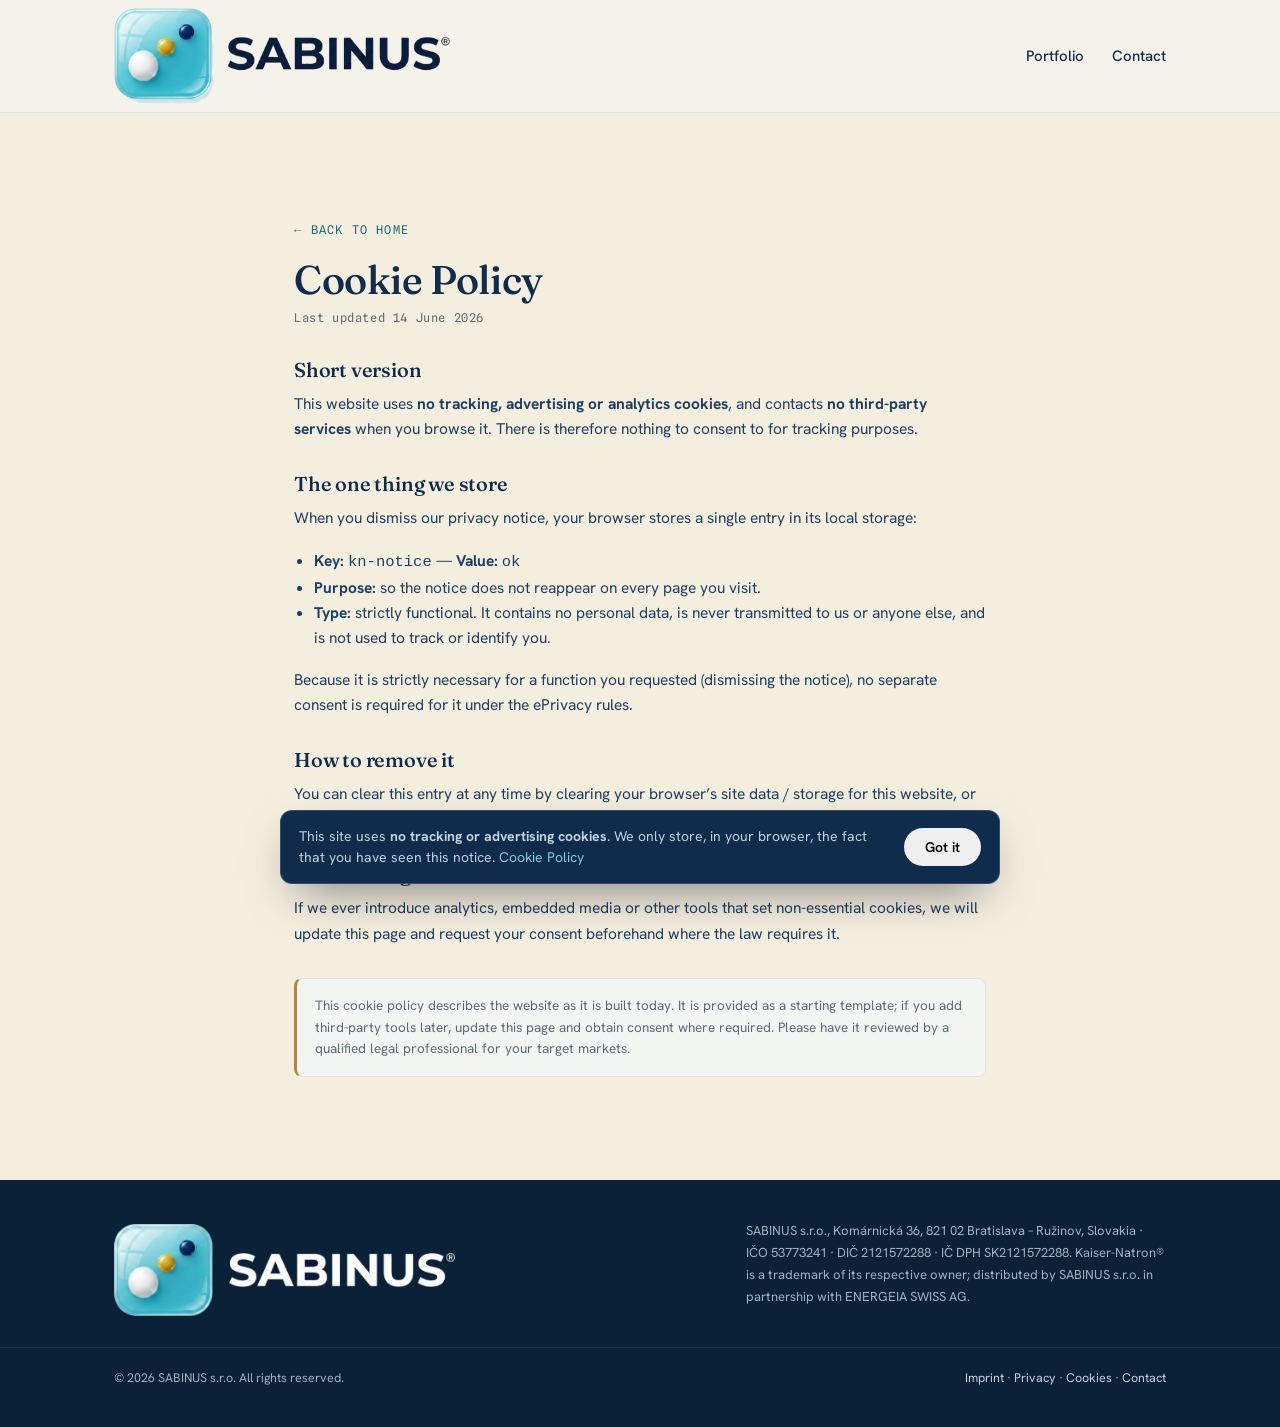
<file: cookies.html>
<!DOCTYPE html>
<html lang="en">
<head>
  <meta charset="UTF-8" />
  <meta name="viewport" content="width=device-width, initial-scale=1.0" />
  <title>Cookie Policy — SABINUS s.r.o.</title>
  <meta name="description" content="Cookie policy for SABINUS s.r.o. This website uses no tracking, advertising or analytics cookies." />
  <link rel="canonical" href="https://www.sabinus.store/cookies.html" />
  <meta name="robots" content="index, follow" />
  <meta name="theme-color" content="#0F2C4D" />
  <link rel="icon" type="image/png" href="assets/img/favicon.png" />
  <link rel="stylesheet" href="assets/css/fonts.css" />
  <link rel="stylesheet" href="assets/css/styles.css" />
</head>
<body>
  <header class="site-header">
    <div class="wrap nav">
      <a class="brand" href="index.html" aria-label="SABINUS home">
        <img class="brand-logo" src="assets/img/sabinus-logo.png" alt="SABINUS" />
      </a>
      <ul class="nav-links" style="position:static;display:flex;background:none;border:none;padding:0;flex-direction:row;">
        <li><a href="index.html#portfolio">Portfolio</a></li>
        <li><a href="index.html#contact">Contact</a></li>
      </ul>
    </div>
  </header>

  <main>
    <section class="section">
      <div class="wrap legal-doc">
        <a class="back-link" href="index.html">← Back to home</a>
        <h1>Cookie Policy</h1>
        <p class="updated">Last updated 14 June 2026</p>

        <h2>Short version</h2>
        <p>This website uses <strong>no tracking, advertising or analytics cookies</strong>, and contacts <strong>no third-party services</strong> when you browse it. There is therefore nothing to consent to for tracking purposes.</p>

        <h2>The one thing we store</h2>
        <p>When you dismiss our privacy notice, your browser stores a single entry in its local storage:</p>
        <ul>
          <li><strong>Key:</strong> <code>kn-notice</code> — <strong>Value:</strong> <code>ok</code></li>
          <li><strong>Purpose:</strong> so the notice does not reappear on every page you visit.</li>
          <li><strong>Type:</strong> strictly functional. It contains no personal data, is never transmitted to us or anyone else, and is not used to track or identify you.</li>
        </ul>
        <p>Because it is strictly necessary for a function you requested (dismissing the notice), no separate consent is required for it under the ePrivacy rules.</p>

        <h2>How to remove it</h2>
        <p>You can clear this entry at any time by clearing your browser’s site data / storage for this website, or by using your browser’s privacy settings.</p>

        <h2>If this changes</h2>
        <p>If we ever introduce analytics, embedded media or other tools that set non-essential cookies, we will update this page and request your consent beforehand where the law requires it.</p>

        <div class="disclaimer">
          This cookie policy describes the website as it is built today. It is provided as a starting template; if you add third-party tools later, update this page and obtain consent where required. Please have it reviewed by a qualified legal professional for your target markets.
        </div>
      </div>
    </section>
  </main>

  <footer class="site-footer">
    <div class="wrap">
      <a class="brand" href="index.html"><img class="brand-logo" src="assets/img/sabinus-logo-light.png" alt="SABINUS" /></a>
      <p class="legal">SABINUS s.r.o., Komárnická 36, 821 02 Bratislava – Ružinov, Slovakia · IČO 53773241 · DIČ 2121572288 · IČ DPH SK2121572288. Kaiser-Natron® is a trademark of its respective owner; distributed by SABINUS s.r.o. in partnership with ENERGEIA SWISS AG.</p>
    </div>
    <div class="foot-bottom">
      <div class="wrap">
        <span>© <span id="year">2026</span> SABINUS s.r.o. All rights reserved.</span>
        <span><a href="impressum.html">Imprint</a> · <a href="privacy.html">Privacy</a> · <a href="cookies.html">Cookies</a> · <a href="index.html#contact">Contact</a></span>
      </div>
    </div>
  </footer>
  <script src="assets/js/main.js"></script>
</body>
</html>
</file>
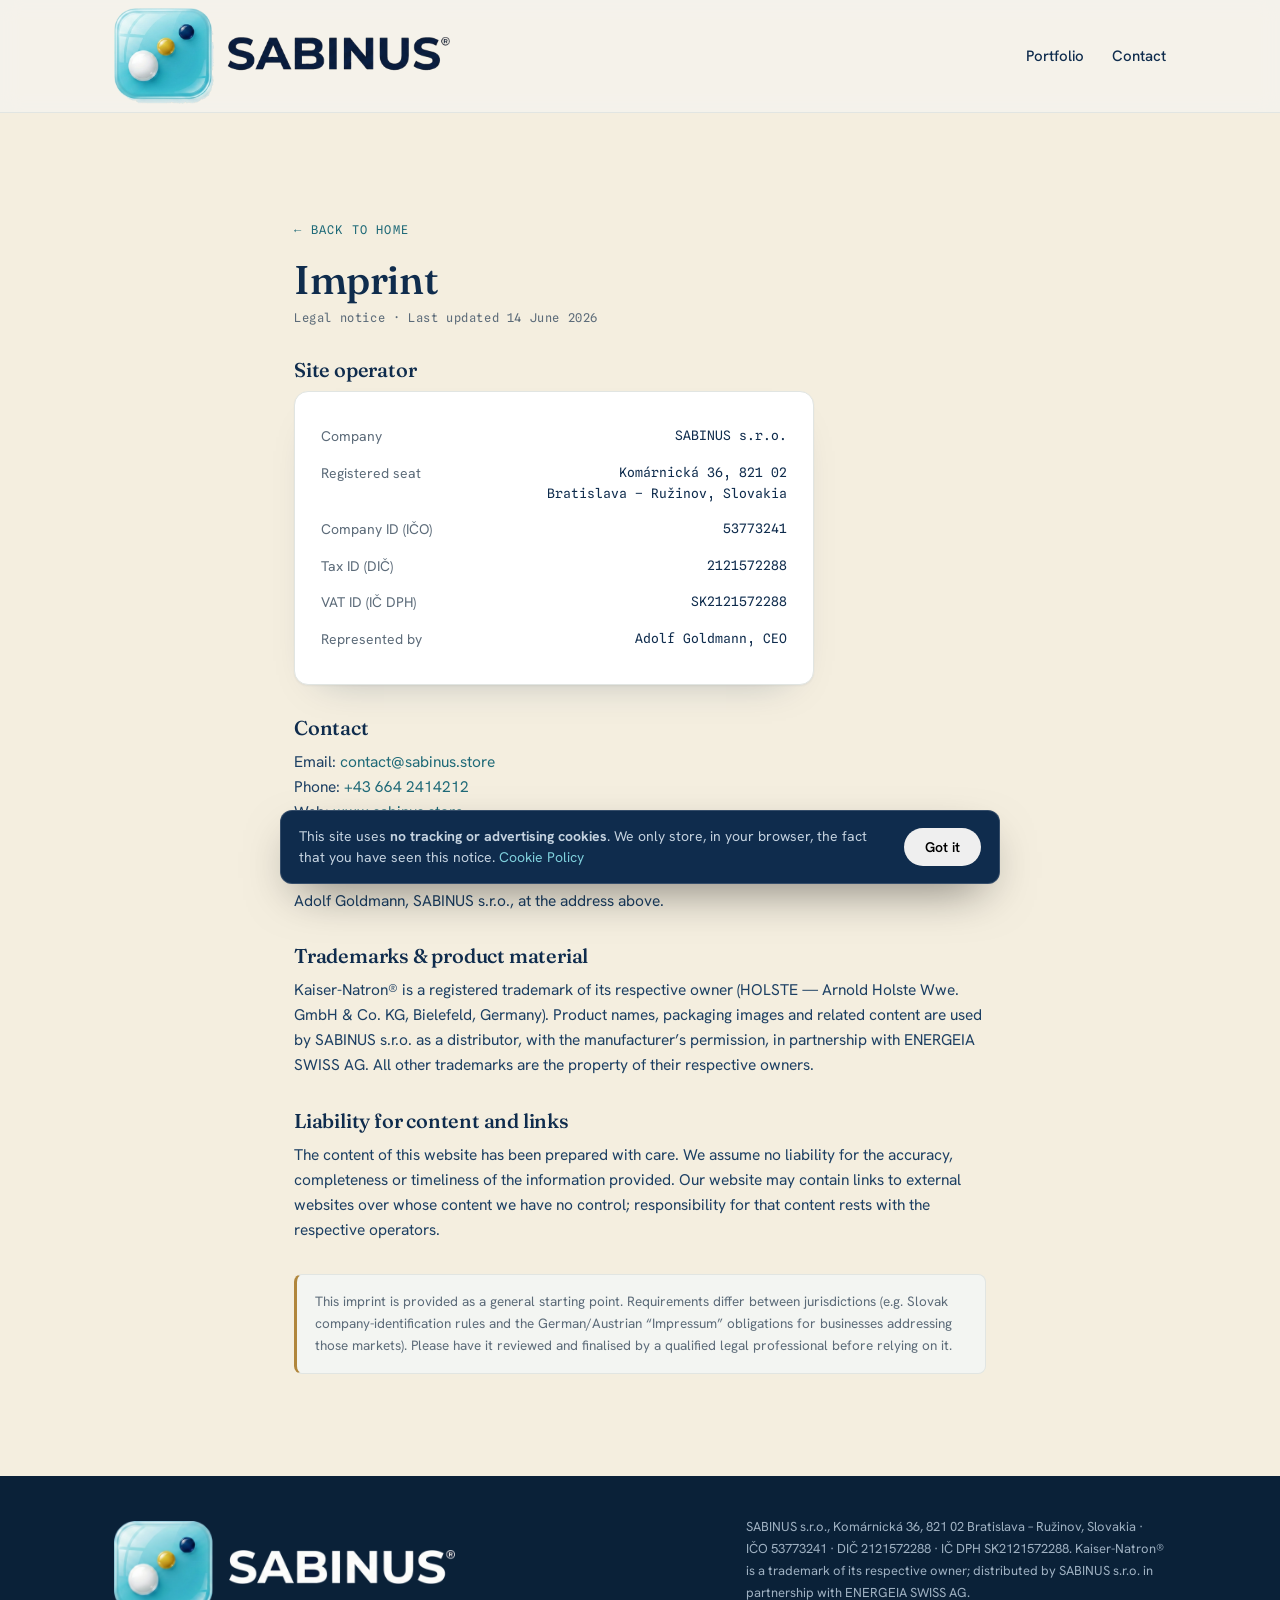
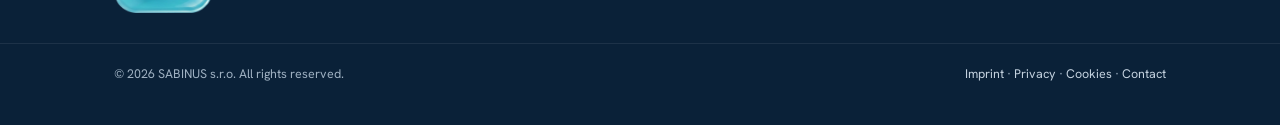
<file: impressum.html>
<!DOCTYPE html>
<html lang="en">
<head>
  <meta charset="UTF-8" />
  <meta name="viewport" content="width=device-width, initial-scale=1.0" />
  <title>Imprint — SABINUS s.r.o.</title>
  <meta name="description" content="Imprint and legal notice for SABINUS s.r.o., distributor of Kaiser-Natron®." />
  <link rel="canonical" href="https://www.sabinus.store/impressum.html" />
  <meta name="robots" content="index, follow" />
  <meta name="theme-color" content="#0F2C4D" />
  <link rel="icon" type="image/png" href="assets/img/favicon.png" />
  <link rel="stylesheet" href="assets/css/fonts.css" />
  <link rel="stylesheet" href="assets/css/styles.css" />
</head>
<body>
  <header class="site-header">
    <div class="wrap nav">
      <a class="brand" href="index.html" aria-label="SABINUS home">
        <img class="brand-logo" src="assets/img/sabinus-logo.png" alt="SABINUS" />
      </a>
      <ul class="nav-links" id="menu" style="position:static;display:flex;background:none;border:none;padding:0;flex-direction:row;">
        <li><a href="index.html#portfolio">Portfolio</a></li>
        <li><a href="index.html#contact">Contact</a></li>
      </ul>
    </div>
  </header>

  <main>
    <section class="section">
      <div class="wrap legal-doc">
        <a class="back-link" href="index.html">← Back to home</a>
        <h1>Imprint</h1>
        <p class="updated">Legal notice · Last updated 14 June 2026</p>

        <h2>Site operator</h2>
        <div class="ceo-card" style="max-width:520px">
          <div class="factline"><span>Company</span><span>SABINUS s.r.o.</span></div>
          <div class="factline"><span>Registered seat</span><span>Komárnická 36, 821 02<br>Bratislava – Ružinov, Slovakia</span></div>
          <div class="factline"><span>Company ID (IČO)</span><span>53773241</span></div>
          <div class="factline"><span>Tax ID (DIČ)</span><span>2121572288</span></div>
          <div class="factline"><span>VAT ID (IČ DPH)</span><span>SK2121572288</span></div>
          <div class="factline"><span>Represented by</span><span>Adolf Goldmann, CEO</span></div>
        </div>

        <h2>Contact</h2>
        <p>Email: <a href="mailto:contact@sabinus.store">contact@sabinus.store</a><br>
        Phone: <a href="tel:+436642414212">+43 664 2414212</a><br>
        Web: <a href="https://www.sabinus.store">www.sabinus.store</a></p>

        <h2>Responsible for content</h2>
        <p>Adolf Goldmann, SABINUS s.r.o., at the address above.</p>

        <h2>Trademarks &amp; product material</h2>
        <p>Kaiser-Natron® is a registered trademark of its respective owner (HOLSTE — Arnold Holste Wwe. GmbH &amp; Co. KG, Bielefeld, Germany). Product names, packaging images and related content are used by SABINUS s.r.o. as a distributor, with the manufacturer’s permission, in partnership with ENERGEIA SWISS AG. All other trademarks are the property of their respective owners.</p>

        <h2>Liability for content and links</h2>
        <p>The content of this website has been prepared with care. We assume no liability for the accuracy, completeness or timeliness of the information provided. Our website may contain links to external websites over whose content we have no control; responsibility for that content rests with the respective operators.</p>

        <div class="disclaimer">
          This imprint is provided as a general starting point. Requirements differ between jurisdictions (e.g. Slovak company-identification rules and the German/Austrian “Impressum” obligations for businesses addressing those markets). Please have it reviewed and finalised by a qualified legal professional before relying on it.
        </div>
      </div>
    </section>
  </main>

  <footer class="site-footer">
    <div class="wrap">
      <a class="brand" href="index.html"><img class="brand-logo" src="assets/img/sabinus-logo-light.png" alt="SABINUS" /></a>
      <p class="legal">SABINUS s.r.o., Komárnická 36, 821 02 Bratislava – Ružinov, Slovakia · IČO 53773241 · DIČ 2121572288 · IČ DPH SK2121572288. Kaiser-Natron® is a trademark of its respective owner; distributed by SABINUS s.r.o. in partnership with ENERGEIA SWISS AG.</p>
    </div>
    <div class="foot-bottom">
      <div class="wrap">
        <span>© <span id="year">2026</span> SABINUS s.r.o. All rights reserved.</span>
        <span><a href="impressum.html">Imprint</a> · <a href="privacy.html">Privacy</a> · <a href="cookies.html">Cookies</a> · <a href="index.html#contact">Contact</a></span>
      </div>
    </div>
  </footer>
  <script src="assets/js/main.js"></script>
</body>
</html>
</file>
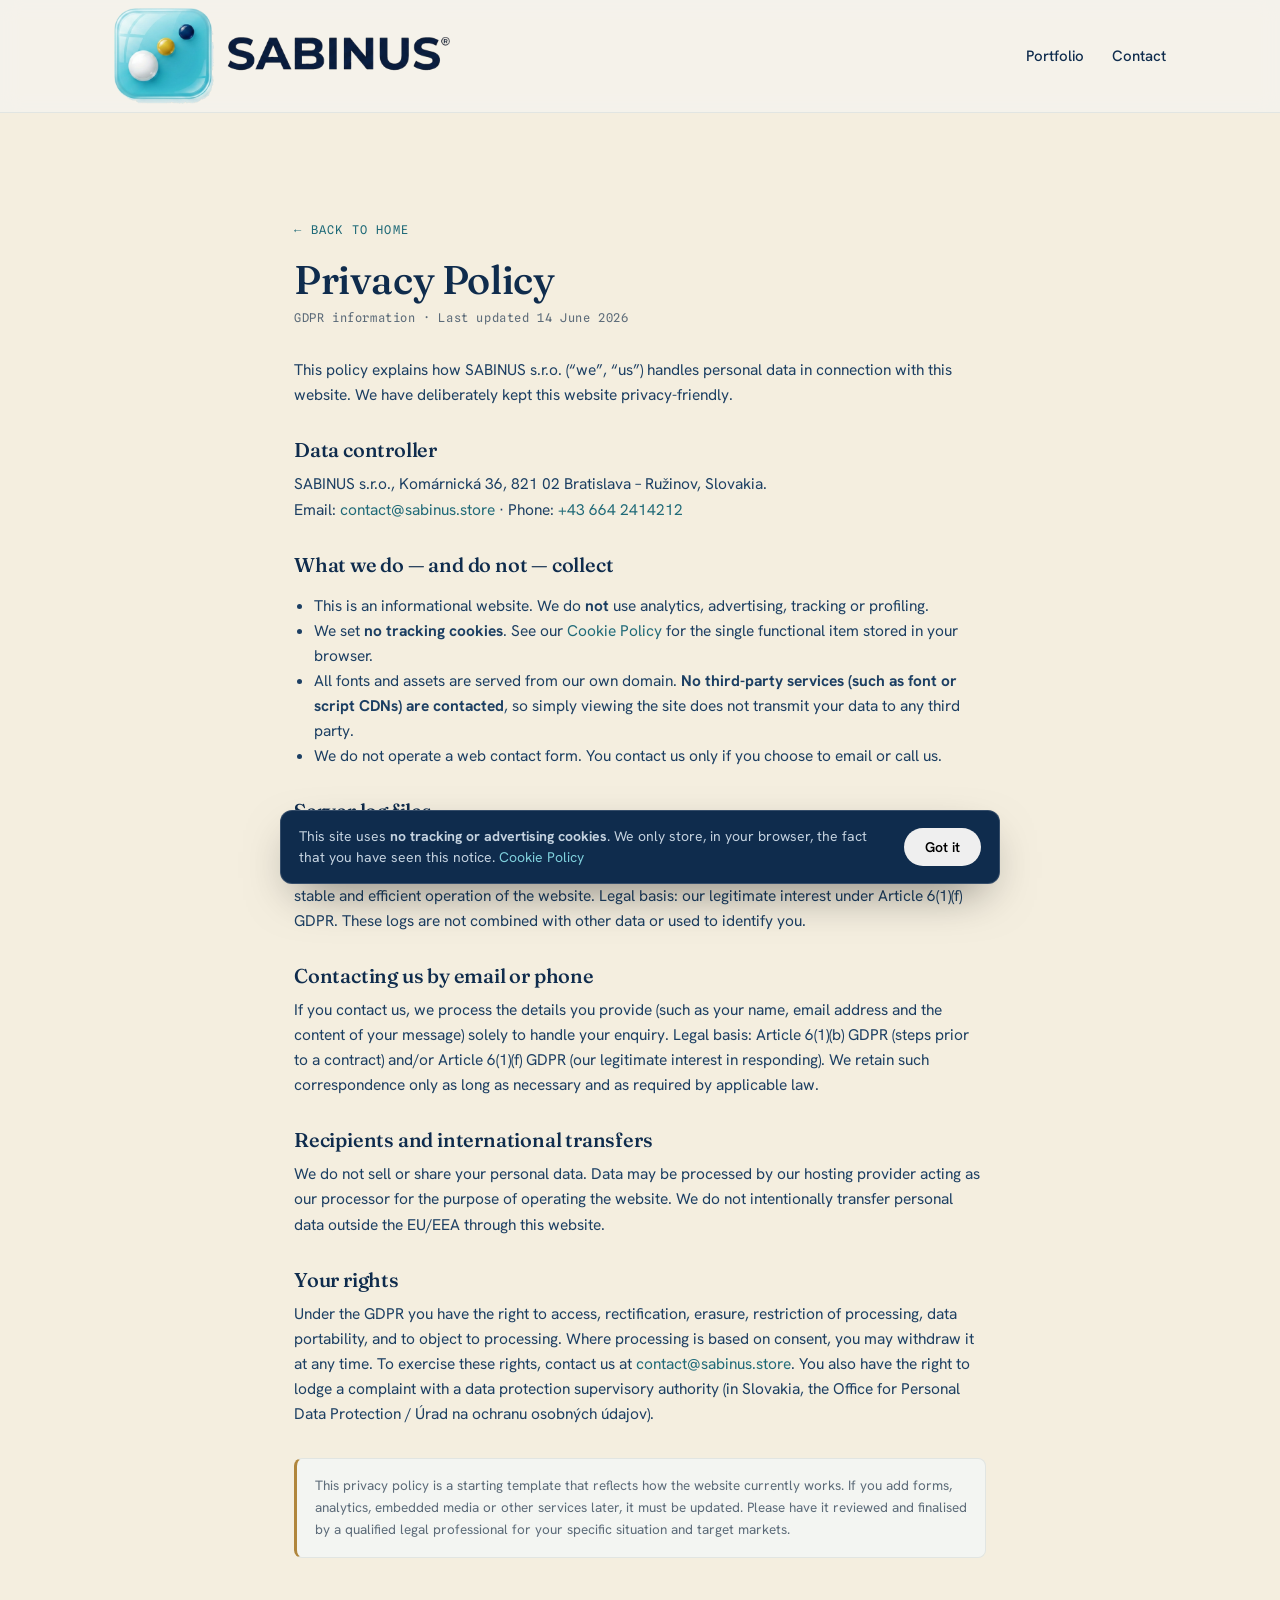
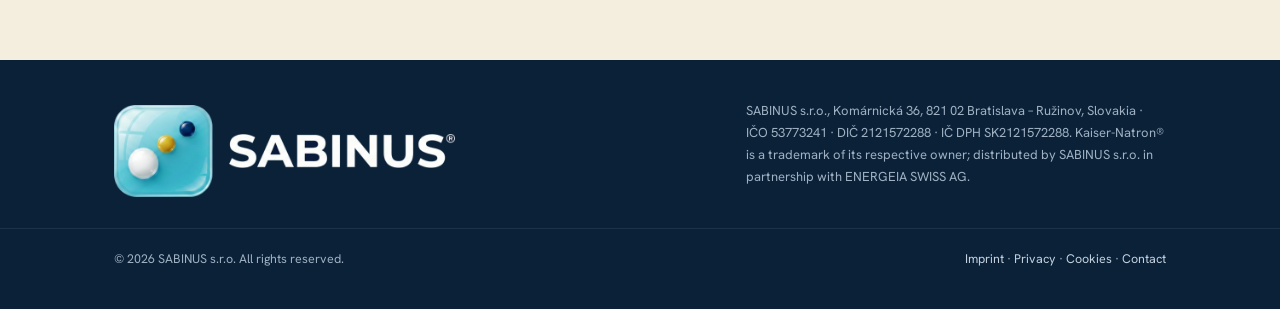
<file: privacy.html>
<!DOCTYPE html>
<html lang="en">
<head>
  <meta charset="UTF-8" />
  <meta name="viewport" content="width=device-width, initial-scale=1.0" />
  <title>Privacy Policy — SABINUS s.r.o.</title>
  <meta name="description" content="Privacy policy for SABINUS s.r.o. — how we handle data on this website. No cookies, no tracking, no analytics." />
  <link rel="canonical" href="https://www.sabinus.store/privacy.html" />
  <meta name="robots" content="index, follow" />
  <meta name="theme-color" content="#0F2C4D" />
  <link rel="icon" type="image/png" href="assets/img/favicon.png" />
  <link rel="stylesheet" href="assets/css/fonts.css" />
  <link rel="stylesheet" href="assets/css/styles.css" />
</head>
<body>
  <header class="site-header">
    <div class="wrap nav">
      <a class="brand" href="index.html" aria-label="SABINUS home">
        <img class="brand-logo" src="assets/img/sabinus-logo.png" alt="SABINUS" />
      </a>
      <ul class="nav-links" style="position:static;display:flex;background:none;border:none;padding:0;flex-direction:row;">
        <li><a href="index.html#portfolio">Portfolio</a></li>
        <li><a href="index.html#contact">Contact</a></li>
      </ul>
    </div>
  </header>

  <main>
    <section class="section">
      <div class="wrap legal-doc">
        <a class="back-link" href="index.html">← Back to home</a>
        <h1>Privacy Policy</h1>
        <p class="updated">GDPR information · Last updated 14 June 2026</p>

        <p>This policy explains how SABINUS s.r.o. (“we”, “us”) handles personal data in connection with this website. We have deliberately kept this website privacy-friendly.</p>

        <h2>Data controller</h2>
        <p>SABINUS s.r.o., Komárnická 36, 821 02 Bratislava – Ružinov, Slovakia.<br>
        Email: <a href="mailto:contact@sabinus.store">contact@sabinus.store</a> · Phone: <a href="tel:+436642414212">+43 664 2414212</a></p>

        <h2>What we do — and do not — collect</h2>
        <ul>
          <li>This is an informational website. We do <strong>not</strong> use analytics, advertising, tracking or profiling.</li>
          <li>We set <strong>no tracking cookies</strong>. See our <a href="cookies.html">Cookie Policy</a> for the single functional item stored in your browser.</li>
          <li>All fonts and assets are served from our own domain. <strong>No third-party services (such as font or script CDNs) are contacted</strong>, so simply viewing the site does not transmit your data to any third party.</li>
          <li>We do not operate a web contact form. You contact us only if you choose to email or call us.</li>
        </ul>

        <h2>Server log files</h2>
        <p>Our hosting provider automatically processes technical access data (such as IP address, browser type, referring page and the time of the request) in server log files. This is necessary for the secure, stable and efficient operation of the website. Legal basis: our legitimate interest under Article 6(1)(f) GDPR. These logs are not combined with other data or used to identify you.</p>

        <h2>Contacting us by email or phone</h2>
        <p>If you contact us, we process the details you provide (such as your name, email address and the content of your message) solely to handle your enquiry. Legal basis: Article 6(1)(b) GDPR (steps prior to a contract) and/or Article 6(1)(f) GDPR (our legitimate interest in responding). We retain such correspondence only as long as necessary and as required by applicable law.</p>

        <h2>Recipients and international transfers</h2>
        <p>We do not sell or share your personal data. Data may be processed by our hosting provider acting as our processor for the purpose of operating the website. We do not intentionally transfer personal data outside the EU/EEA through this website.</p>

        <h2>Your rights</h2>
        <p>Under the GDPR you have the right to access, rectification, erasure, restriction of processing, data portability, and to object to processing. Where processing is based on consent, you may withdraw it at any time. To exercise these rights, contact us at <a href="mailto:contact@sabinus.store">contact@sabinus.store</a>. You also have the right to lodge a complaint with a data protection supervisory authority (in Slovakia, the Office for Personal Data Protection / Úrad na ochranu osobných údajov).</p>

        <div class="disclaimer">
          This privacy policy is a starting template that reflects how the website currently works. If you add forms, analytics, embedded media or other services later, it must be updated. Please have it reviewed and finalised by a qualified legal professional for your specific situation and target markets.
        </div>
      </div>
    </section>
  </main>

  <footer class="site-footer">
    <div class="wrap">
      <a class="brand" href="index.html"><img class="brand-logo" src="assets/img/sabinus-logo-light.png" alt="SABINUS" /></a>
      <p class="legal">SABINUS s.r.o., Komárnická 36, 821 02 Bratislava – Ružinov, Slovakia · IČO 53773241 · DIČ 2121572288 · IČ DPH SK2121572288. Kaiser-Natron® is a trademark of its respective owner; distributed by SABINUS s.r.o. in partnership with ENERGEIA SWISS AG.</p>
    </div>
    <div class="foot-bottom">
      <div class="wrap">
        <span>© <span id="year">2026</span> SABINUS s.r.o. All rights reserved.</span>
        <span><a href="impressum.html">Imprint</a> · <a href="privacy.html">Privacy</a> · <a href="cookies.html">Cookies</a> · <a href="index.html#contact">Contact</a></span>
      </div>
    </div>
  </footer>
  <script src="assets/js/main.js"></script>
</body>
</html>
</file>
<file: assets/css/fonts.css>
/* vietnamese */
@font-face {
  font-family: 'Fraunces';
  font-style: italic;
  font-weight: 400 600;
  font-display: swap;
  src: url(../fonts/kn-font-2.woff2) format('woff2');
  unicode-range: U+0102-0103, U+0110-0111, U+0128-0129, U+0168-0169, U+01A0-01A1, U+01AF-01B0, U+0300-0301, U+0303-0304, U+0308-0309, U+0323, U+0329, U+1EA0-1EF9, U+20AB;
}
/* latin-ext */
@font-face {
  font-family: 'Fraunces';
  font-style: italic;
  font-weight: 400 600;
  font-display: swap;
  src: url(../fonts/kn-font-1.woff2) format('woff2');
  unicode-range: U+0100-02BA, U+02BD-02C5, U+02C7-02CC, U+02CE-02D7, U+02DD-02FF, U+0304, U+0308, U+0329, U+1D00-1DBF, U+1E00-1E9F, U+1EF2-1EFF, U+2020, U+20A0-20AB, U+20AD-20C0, U+2113, U+2C60-2C7F, U+A720-A7FF;
}
/* latin */
@font-face {
  font-family: 'Fraunces';
  font-style: italic;
  font-weight: 400 600;
  font-display: swap;
  src: url(../fonts/kn-font-3.woff2) format('woff2');
  unicode-range: U+0000-00FF, U+0131, U+0152-0153, U+02BB-02BC, U+02C6, U+02DA, U+02DC, U+0304, U+0308, U+0329, U+2000-206F, U+20AC, U+2122, U+2191, U+2193, U+2212, U+2215, U+FEFF, U+FFFD;
}
/* vietnamese */
@font-face {
  font-family: 'Fraunces';
  font-style: normal;
  font-weight: 400 600;
  font-display: swap;
  src: url(../fonts/kn-font-5.woff2) format('woff2');
  unicode-range: U+0102-0103, U+0110-0111, U+0128-0129, U+0168-0169, U+01A0-01A1, U+01AF-01B0, U+0300-0301, U+0303-0304, U+0308-0309, U+0323, U+0329, U+1EA0-1EF9, U+20AB;
}
/* latin-ext */
@font-face {
  font-family: 'Fraunces';
  font-style: normal;
  font-weight: 400 600;
  font-display: swap;
  src: url(../fonts/kn-font-6.woff2) format('woff2');
  unicode-range: U+0100-02BA, U+02BD-02C5, U+02C7-02CC, U+02CE-02D7, U+02DD-02FF, U+0304, U+0308, U+0329, U+1D00-1DBF, U+1E00-1E9F, U+1EF2-1EFF, U+2020, U+20A0-20AB, U+20AD-20C0, U+2113, U+2C60-2C7F, U+A720-A7FF;
}
/* latin */
@font-face {
  font-family: 'Fraunces';
  font-style: normal;
  font-weight: 400 600;
  font-display: swap;
  src: url(../fonts/kn-font-4.woff2) format('woff2');
  unicode-range: U+0000-00FF, U+0131, U+0152-0153, U+02BB-02BC, U+02C6, U+02DA, U+02DC, U+0304, U+0308, U+0329, U+2000-206F, U+20AC, U+2122, U+2191, U+2193, U+2212, U+2215, U+FEFF, U+FFFD;
}
/* cyrillic-ext */
@font-face {
  font-family: 'Hanken Grotesk';
  font-style: normal;
  font-weight: 400;
  font-display: swap;
  src: url(../fonts/kn-font-7.woff2) format('woff2');
  unicode-range: U+0460-052F, U+1C80-1C8A, U+20B4, U+2DE0-2DFF, U+A640-A69F, U+FE2E-FE2F;
}
/* vietnamese */
@font-face {
  font-family: 'Hanken Grotesk';
  font-style: normal;
  font-weight: 400;
  font-display: swap;
  src: url(../fonts/kn-font-8.woff2) format('woff2');
  unicode-range: U+0102-0103, U+0110-0111, U+0128-0129, U+0168-0169, U+01A0-01A1, U+01AF-01B0, U+0300-0301, U+0303-0304, U+0308-0309, U+0323, U+0329, U+1EA0-1EF9, U+20AB;
}
/* latin-ext */
@font-face {
  font-family: 'Hanken Grotesk';
  font-style: normal;
  font-weight: 400;
  font-display: swap;
  src: url(../fonts/kn-font-9.woff2) format('woff2');
  unicode-range: U+0100-02BA, U+02BD-02C5, U+02C7-02CC, U+02CE-02D7, U+02DD-02FF, U+0304, U+0308, U+0329, U+1D00-1DBF, U+1E00-1E9F, U+1EF2-1EFF, U+2020, U+20A0-20AB, U+20AD-20C0, U+2113, U+2C60-2C7F, U+A720-A7FF;
}
/* latin */
@font-face {
  font-family: 'Hanken Grotesk';
  font-style: normal;
  font-weight: 400;
  font-display: swap;
  src: url(../fonts/kn-font-10.woff2) format('woff2');
  unicode-range: U+0000-00FF, U+0131, U+0152-0153, U+02BB-02BC, U+02C6, U+02DA, U+02DC, U+0304, U+0308, U+0329, U+2000-206F, U+20AC, U+2122, U+2191, U+2193, U+2212, U+2215, U+FEFF, U+FFFD;
}
/* cyrillic-ext */
@font-face {
  font-family: 'Hanken Grotesk';
  font-style: normal;
  font-weight: 500;
  font-display: swap;
  src: url(../fonts/kn-font-7.woff2) format('woff2');
  unicode-range: U+0460-052F, U+1C80-1C8A, U+20B4, U+2DE0-2DFF, U+A640-A69F, U+FE2E-FE2F;
}
/* vietnamese */
@font-face {
  font-family: 'Hanken Grotesk';
  font-style: normal;
  font-weight: 500;
  font-display: swap;
  src: url(../fonts/kn-font-8.woff2) format('woff2');
  unicode-range: U+0102-0103, U+0110-0111, U+0128-0129, U+0168-0169, U+01A0-01A1, U+01AF-01B0, U+0300-0301, U+0303-0304, U+0308-0309, U+0323, U+0329, U+1EA0-1EF9, U+20AB;
}
/* latin-ext */
@font-face {
  font-family: 'Hanken Grotesk';
  font-style: normal;
  font-weight: 500;
  font-display: swap;
  src: url(../fonts/kn-font-9.woff2) format('woff2');
  unicode-range: U+0100-02BA, U+02BD-02C5, U+02C7-02CC, U+02CE-02D7, U+02DD-02FF, U+0304, U+0308, U+0329, U+1D00-1DBF, U+1E00-1E9F, U+1EF2-1EFF, U+2020, U+20A0-20AB, U+20AD-20C0, U+2113, U+2C60-2C7F, U+A720-A7FF;
}
/* latin */
@font-face {
  font-family: 'Hanken Grotesk';
  font-style: normal;
  font-weight: 500;
  font-display: swap;
  src: url(../fonts/kn-font-10.woff2) format('woff2');
  unicode-range: U+0000-00FF, U+0131, U+0152-0153, U+02BB-02BC, U+02C6, U+02DA, U+02DC, U+0304, U+0308, U+0329, U+2000-206F, U+20AC, U+2122, U+2191, U+2193, U+2212, U+2215, U+FEFF, U+FFFD;
}
/* cyrillic-ext */
@font-face {
  font-family: 'Hanken Grotesk';
  font-style: normal;
  font-weight: 600;
  font-display: swap;
  src: url(../fonts/kn-font-7.woff2) format('woff2');
  unicode-range: U+0460-052F, U+1C80-1C8A, U+20B4, U+2DE0-2DFF, U+A640-A69F, U+FE2E-FE2F;
}
/* vietnamese */
@font-face {
  font-family: 'Hanken Grotesk';
  font-style: normal;
  font-weight: 600;
  font-display: swap;
  src: url(../fonts/kn-font-8.woff2) format('woff2');
  unicode-range: U+0102-0103, U+0110-0111, U+0128-0129, U+0168-0169, U+01A0-01A1, U+01AF-01B0, U+0300-0301, U+0303-0304, U+0308-0309, U+0323, U+0329, U+1EA0-1EF9, U+20AB;
}
/* latin-ext */
@font-face {
  font-family: 'Hanken Grotesk';
  font-style: normal;
  font-weight: 600;
  font-display: swap;
  src: url(../fonts/kn-font-9.woff2) format('woff2');
  unicode-range: U+0100-02BA, U+02BD-02C5, U+02C7-02CC, U+02CE-02D7, U+02DD-02FF, U+0304, U+0308, U+0329, U+1D00-1DBF, U+1E00-1E9F, U+1EF2-1EFF, U+2020, U+20A0-20AB, U+20AD-20C0, U+2113, U+2C60-2C7F, U+A720-A7FF;
}
/* latin */
@font-face {
  font-family: 'Hanken Grotesk';
  font-style: normal;
  font-weight: 600;
  font-display: swap;
  src: url(../fonts/kn-font-10.woff2) format('woff2');
  unicode-range: U+0000-00FF, U+0131, U+0152-0153, U+02BB-02BC, U+02C6, U+02DA, U+02DC, U+0304, U+0308, U+0329, U+2000-206F, U+20AC, U+2122, U+2191, U+2193, U+2212, U+2215, U+FEFF, U+FFFD;
}
/* cyrillic-ext */
@font-face {
  font-family: 'Hanken Grotesk';
  font-style: normal;
  font-weight: 700;
  font-display: swap;
  src: url(../fonts/kn-font-7.woff2) format('woff2');
  unicode-range: U+0460-052F, U+1C80-1C8A, U+20B4, U+2DE0-2DFF, U+A640-A69F, U+FE2E-FE2F;
}
/* vietnamese */
@font-face {
  font-family: 'Hanken Grotesk';
  font-style: normal;
  font-weight: 700;
  font-display: swap;
  src: url(../fonts/kn-font-8.woff2) format('woff2');
  unicode-range: U+0102-0103, U+0110-0111, U+0128-0129, U+0168-0169, U+01A0-01A1, U+01AF-01B0, U+0300-0301, U+0303-0304, U+0308-0309, U+0323, U+0329, U+1EA0-1EF9, U+20AB;
}
/* latin-ext */
@font-face {
  font-family: 'Hanken Grotesk';
  font-style: normal;
  font-weight: 700;
  font-display: swap;
  src: url(../fonts/kn-font-9.woff2) format('woff2');
  unicode-range: U+0100-02BA, U+02BD-02C5, U+02C7-02CC, U+02CE-02D7, U+02DD-02FF, U+0304, U+0308, U+0329, U+1D00-1DBF, U+1E00-1E9F, U+1EF2-1EFF, U+2020, U+20A0-20AB, U+20AD-20C0, U+2113, U+2C60-2C7F, U+A720-A7FF;
}
/* latin */
@font-face {
  font-family: 'Hanken Grotesk';
  font-style: normal;
  font-weight: 700;
  font-display: swap;
  src: url(../fonts/kn-font-10.woff2) format('woff2');
  unicode-range: U+0000-00FF, U+0131, U+0152-0153, U+02BB-02BC, U+02C6, U+02DA, U+02DC, U+0304, U+0308, U+0329, U+2000-206F, U+20AC, U+2122, U+2191, U+2193, U+2212, U+2215, U+FEFF, U+FFFD;
}
/* latin-ext */
@font-face {
  font-family: 'Spline Sans Mono';
  font-style: normal;
  font-weight: 400;
  font-display: swap;
  src: url(../fonts/kn-font-12.woff2) format('woff2');
  unicode-range: U+0100-02BA, U+02BD-02C5, U+02C7-02CC, U+02CE-02D7, U+02DD-02FF, U+0304, U+0308, U+0329, U+1D00-1DBF, U+1E00-1E9F, U+1EF2-1EFF, U+2020, U+20A0-20AB, U+20AD-20C0, U+2113, U+2C60-2C7F, U+A720-A7FF;
}
/* latin */
@font-face {
  font-family: 'Spline Sans Mono';
  font-style: normal;
  font-weight: 400;
  font-display: swap;
  src: url(../fonts/kn-font-11.woff2) format('woff2');
  unicode-range: U+0000-00FF, U+0131, U+0152-0153, U+02BB-02BC, U+02C6, U+02DA, U+02DC, U+0304, U+0308, U+0329, U+2000-206F, U+20AC, U+2122, U+2191, U+2193, U+2212, U+2215, U+FEFF, U+FFFD;
}
/* latin-ext */
@font-face {
  font-family: 'Spline Sans Mono';
  font-style: normal;
  font-weight: 500;
  font-display: swap;
  src: url(../fonts/kn-font-12.woff2) format('woff2');
  unicode-range: U+0100-02BA, U+02BD-02C5, U+02C7-02CC, U+02CE-02D7, U+02DD-02FF, U+0304, U+0308, U+0329, U+1D00-1DBF, U+1E00-1E9F, U+1EF2-1EFF, U+2020, U+20A0-20AB, U+20AD-20C0, U+2113, U+2C60-2C7F, U+A720-A7FF;
}
/* latin */
@font-face {
  font-family: 'Spline Sans Mono';
  font-style: normal;
  font-weight: 500;
  font-display: swap;
  src: url(../fonts/kn-font-11.woff2) format('woff2');
  unicode-range: U+0000-00FF, U+0131, U+0152-0153, U+02BB-02BC, U+02C6, U+02DA, U+02DC, U+0304, U+0308, U+0329, U+2000-206F, U+20AC, U+2122, U+2191, U+2193, U+2212, U+2215, U+FEFF, U+FFFD;
}
</file>
<file: assets/css/styles.css>
/* =====================================================================
   SABINUS s.r.o. — Kaiser Natron regional distribution
   Design system: "Clean room meets old-world apothecary"
   Powder-white base · imperial ink · carbonate teal · brass heritage seal
   ===================================================================== */

:root {
  /* Palette */
  --powder:   #FBFBF9;   /* base — fine white powder, faintly warm */
  --powder-2: #F3F5F2;   /* raised surface */
  --ink:      #0F2C4D;   /* imperial / Prussian-leaning blue */
  --ink-soft: #1C3F63;
  --teal:     #2C8C9C;   /* carbonate / effervescence accent */
  --teal-dk:  #1F6A78;
  --brass:    #B0863C;   /* heritage seal — used sparingly */
  --slate:    #5C6B79;   /* muted secondary text */
  --line:     #E1E5E2;   /* hairlines */
  --line-ink: rgba(15,44,77,.12);
  --white:    #ffffff;
  --bg:       #F4EEDF;   /* page canvas — warm cream */

  /* Type */
  --display: "Fraunces", Georgia, "Times New Roman", serif;
  --body: "Hanken Grotesk", system-ui, -apple-system, "Segoe UI", Roboto, sans-serif;
  --mono: "Spline Sans Mono", ui-monospace, "SFMono-Regular", Menlo, monospace;

  /* Scale */
  --maxw: 1180px;
  --gut: clamp(20px, 5vw, 64px);
  --radius: 14px;
  --radius-sm: 8px;
  --shadow: 0 1px 2px rgba(15,44,77,.05), 0 18px 40px -28px rgba(15,44,77,.35);
}

/* ----- reset ----- */
*, *::before, *::after { box-sizing: border-box; }
html { -webkit-text-size-adjust: 100%; scroll-behavior: smooth; scroll-padding-top: 124px; }
@media (prefers-reduced-motion: reduce) {
  html { scroll-behavior: auto; }
  *, *::before, *::after { animation-duration: .001ms !important; animation-iteration-count: 1 !important; transition-duration: .001ms !important; }
}
body {
  margin: 0;
  font-family: var(--body);
  background: var(--bg);
  color: var(--ink);
  line-height: 1.62;
  font-size: 17px;
  -webkit-font-smoothing: antialiased;
  text-rendering: optimizeLegibility;
}
img, svg { max-width: 100%; display: block; }
a { color: var(--teal-dk); text-decoration: none; }
a:hover { text-decoration: underline; }
h1, h2, h3, h4 { font-family: var(--display); font-weight: 530; line-height: 1.1; letter-spacing: -.01em; margin: 0 0 .5em; color: var(--ink); }
p { margin: 0 0 1em; }
:focus-visible { outline: 3px solid var(--teal); outline-offset: 3px; border-radius: 3px; }

/* ----- layout helpers ----- */
.wrap { max-width: var(--maxw); margin: 0 auto; padding-inline: var(--gut); }
.section { padding-block: clamp(56px, 8vw, 110px); }
.eyebrow {
  font-family: var(--mono);
  font-size: 12px;
  letter-spacing: .22em;
  text-transform: uppercase;
  color: var(--teal-dk);
  margin: 0 0 14px;
  display: inline-flex;
  align-items: center;
  gap: 10px;
}
.eyebrow::before { content: ""; width: 26px; height: 1px; background: var(--teal); display: inline-block; }
.lede { font-size: clamp(18px, 2.2vw, 21px); color: var(--ink-soft); max-width: 60ch; }
.muted { color: var(--slate); }

/* ----- buttons ----- */
.btn {
  display: inline-flex; align-items: center; gap: .55em;
  font-family: var(--body); font-weight: 600; font-size: 15px;
  padding: 13px 22px; border-radius: 999px; cursor: pointer;
  border: 1px solid transparent; transition: transform .15s ease, background .2s ease, color .2s ease, border-color .2s;
  text-decoration: none;
}
.btn:hover { text-decoration: none; transform: translateY(-1px); }
.btn-primary { background: var(--ink); color: var(--powder); }
.btn-primary:hover { background: var(--ink-soft); }
.btn-ghost { background: transparent; color: var(--ink); border-color: var(--line-ink); }
.btn-ghost:hover { border-color: var(--ink); }
.btn .arr { transition: transform .2s ease; }
.btn:hover .arr { transform: translateX(3px); }

/* =====================================================================
   HEADER
   ===================================================================== */
.site-header {
  position: sticky; top: 0; z-index: 50;
  background: rgba(245,243,238,.82);
  backdrop-filter: saturate(140%) blur(10px);
  border-bottom: 1px solid var(--line);
}
.nav { display: flex; align-items: center; justify-content: space-between; height: 112px; gap: 18px; }
.brand { display: flex; align-items: center; gap: 11px; font-family: var(--display); font-weight: 600; font-size: 21px; color: var(--ink); letter-spacing: .02em; }
.brand:hover { text-decoration: none; }
.brand .mark { width: 30px; height: 30px; flex: none; }
.brand small { font-family: var(--mono); font-size: 9.5px; letter-spacing: .26em; color: var(--slate); display: block; margin-top: 2px; text-transform: uppercase; }
.nav-links { display: flex; align-items: center; gap: 28px; list-style: none; margin: 0; padding: 0; }
.nav-links a { color: var(--ink); font-weight: 500; font-size: 15px; position: relative; }
.nav-links a::after { content:""; position:absolute; left:0; bottom:-6px; height:2px; width:0; background:var(--teal); transition:width .22s ease; }
.nav-links a:hover { text-decoration: none; }
.nav-links a:hover::after { width: 100%; }
.nav-cta { margin-left: 6px; }
/* keep button text colours above the generic .nav-links a rule */
.nav-links .btn-primary { color: var(--powder); }
.nav-links .btn-primary:hover { color: var(--powder); }
.nav-links .btn-ghost { color: var(--ink); }
.nav-toggle { display: none; background: none; border: 1px solid var(--line-ink); border-radius: 8px; padding: 9px; cursor: pointer; }
.nav-toggle svg { width: 20px; height: 20px; stroke: var(--ink); }

@media (max-width: 860px) {
  .nav-toggle { display: inline-flex; }
  .nav-links {
    position: absolute; top: 68px; left: 0; right: 0;
    background: var(--powder); border-bottom: 1px solid var(--line);
    flex-direction: column; align-items: flex-start; gap: 0;
    padding: 8px var(--gut) 20px; display: none;
  }
  .nav-links.open { display: flex; }
  .nav-links li { width: 100%; }
  .nav-links a { display: block; padding: 13px 0; width: 100%; border-bottom: 1px solid var(--line); }
  .nav-links a::after { display: none; }
  .nav-cta { margin: 14px 0 0; }
  /* a Contact gomb maradjon GOMB a mobil menüben is — ne vegye fel a sima link-stílust */
  .nav-links .nav-cta .btn { display: flex; justify-content: center; width: 100%; padding: 14px 22px; border-bottom: none; }
}

/* =====================================================================
   HERO
   ===================================================================== */
.hero { position: relative; overflow: hidden; }
.hero .wrap { display: grid; grid-template-columns: 1.15fr .85fr; gap: clamp(28px, 5vw, 70px); align-items: center; padding-block: clamp(48px, 7vw, 96px); }
.hero h1 { font-size: clamp(36px, 6vw, 64px); font-weight: 560; letter-spacing: -.025em; }
.hero h1 em { font-style: italic; color: var(--teal-dk); }
.hero .lede { margin-top: 6px; }
.hero-actions { display: flex; flex-wrap: wrap; gap: 14px; margin-top: 30px; }
.hero-meta { margin-top: 34px; display: flex; flex-wrap: wrap; gap: 22px 34px; font-family: var(--mono); font-size: 12.5px; color: var(--slate); letter-spacing: .02em; }
.hero-meta b { color: var(--ink); font-weight: 600; display: block; font-family: var(--body); font-size: 15px; letter-spacing: 0; }

/* product visual */
.hero-visual { position: relative; aspect-ratio: 4/5; }
.hero-card {
  position: relative; height: 100%; border-radius: 20px; overflow: hidden;
  background: linear-gradient(160deg, #1a4470 0%, #0F2C4D 62%, #0b2138 100%);
  box-shadow: var(--shadow);
  display: grid; place-items: center;
}
.hero-card .product-svg { width: 70%; filter: drop-shadow(0 24px 30px rgba(0,0,0,.35)); }
.hero-seal {
  position: absolute; top: 16px; right: 16px;
  width: 92px; height: 92px;
}
.bubbles { position: absolute; inset: 0; pointer-events: none; }
.bubble { position: absolute; bottom: -20px; border-radius: 50%; background: radial-gradient(circle at 32% 30%, rgba(255,255,255,.9), rgba(120,200,210,.25) 60%, transparent 70%); opacity: 0; animation: rise linear infinite; }
@keyframes rise {
  0%   { transform: translateY(0) scale(.6); opacity: 0; }
  12%  { opacity: .85; }
  85%  { opacity: .6; }
  100% { transform: translateY(-440px) scale(1.05); opacity: 0; }
}

@media (max-width: 860px) {
  .hero .wrap { grid-template-columns: 1fr; }
  .hero-visual { order: -1; max-width: 360px; margin-inline: auto; width: 100%; }
}

/* =====================================================================
   TRUST STRIP
   ===================================================================== */
.trust { border-block: 1px solid var(--line); background: var(--powder-2); }
.trust .wrap { display: flex; flex-wrap: wrap; gap: 14px 40px; justify-content: space-between; padding-block: 22px; align-items: center; }
.trust .item { display: flex; align-items: center; gap: 11px; font-size: 14px; color: var(--ink-soft); }
.trust .item svg { width: 22px; height: 22px; flex: none; color: var(--teal-dk); }
.trust .item b { font-weight: 600; }

/* =====================================================================
   GENERIC SECTION HEADERS
   ===================================================================== */
.sec-head { max-width: 64ch; margin-bottom: clamp(34px, 5vw, 56px); }
.sec-head h2 { font-size: clamp(28px, 4vw, 42px); }

/* =====================================================================
   ABOUT
   ===================================================================== */
.about .grid { display: grid; grid-template-columns: 1.1fr .9fr; gap: clamp(30px, 5vw, 64px); align-items: start; }
.about .lede { margin-bottom: 1.2em; }
.ceo-card {
  background: var(--white); border: 1px solid var(--line); border-radius: var(--radius);
  padding: 26px; box-shadow: var(--shadow);
}
.ceo-card .role { font-family: var(--mono); font-size: 11.5px; letter-spacing: .2em; text-transform: uppercase; color: var(--teal-dk); }
.ceo-card .name { font-family: var(--display); font-size: 25px; margin: 4px 0 14px; }
.ceo-card hr { border: 0; border-top: 1px solid var(--line); margin: 18px 0; }
.factline { display: flex; justify-content: space-between; gap: 16px; font-size: 14px; padding: 7px 0; }
.factline span:first-child { color: var(--slate); }
.factline span:last-child { font-family: var(--mono); font-size: 13px; text-align: right; }
@media (max-width: 760px){ .about .grid { grid-template-columns: 1fr; } }

/* region map */
.region { margin-top: 30px; }
.region img { border-radius: 14px; }
.region figcaption { font-family: var(--mono); font-size: 12px; color: var(--slate); margin-top: 10px; letter-spacing: .04em; }

/* =====================================================================
   PRODUCT PORTFOLIO
   ===================================================================== */
.portfolio { background: var(--ink); color: var(--powder); }
.portfolio h2, .portfolio h3 { color: var(--powder); }
.portfolio .eyebrow { color: #7fd0dc; }
.portfolio .eyebrow::before { background: #7fd0dc; }
.portfolio .lede { color: #c4d2df; }
.cards { display: grid; grid-template-columns: repeat(3, 1fr); gap: 22px; margin-top: 12px; }
.pcard {
  background: rgba(255,255,255,.04); border: 1px solid rgba(255,255,255,.12);
  border-radius: var(--radius); padding: 22px; display: flex; flex-direction: column;
  transition: transform .2s ease, border-color .2s ease, background .2s;
}
.pcard.live { background: var(--powder); color: var(--ink); border-color: transparent; }
.pcard.live h3 { color: var(--ink); }
.pcard.live:hover { transform: translateY(-4px); }
.pcard .thumb { border-radius: var(--radius-sm); overflow: hidden; aspect-ratio: 16/11; margin-bottom: 18px; background: var(--powder-2); display:grid; place-items:center; }
.pcard.live .thumb { border: 1px solid var(--line); }
.pcard .tag { font-family: var(--mono); font-size: 11px; letter-spacing: .16em; text-transform: uppercase; }
.pcard.live .tag { color: var(--teal-dk); }
.pcard .tag.soon { color: #8aa0b5; }
.pcard h3 { font-size: 22px; margin: 8px 0 8px; }
.pcard p { font-size: 14.5px; margin-bottom: 16px; }
.pcard.live p { color: var(--slate); }
.pcard.soon p { color: #9fb1c2; }
.pcard .more { margin-top: auto; font-weight: 600; font-size: 14px; color: var(--teal-dk); display: inline-flex; align-items: center; gap: 6px; }
.pcard.soon .more { color: #7e93a8; }
@media (max-width: 880px){ .cards { grid-template-columns: 1fr; } }

/* =====================================================================
   PRODUCT DEEP DIVE (Kaiser Natron)
   ===================================================================== */
.product .grid { display: grid; grid-template-columns: .9fr 1.1fr; gap: clamp(30px, 5vw, 60px); align-items: center; }
.product-figure { position: relative; }
.product-figure .frame {
  border-radius: var(--radius); overflow: hidden; border: 1px solid var(--line);
  background: var(--powder-2); box-shadow: var(--shadow); aspect-ratio: 1/1; display:grid; place-items:center;
}
.databar {
  display: flex; flex-wrap: wrap; gap: 8px; margin-top: 16px;
}
.chip { font-family: var(--mono); font-size: 12px; padding: 7px 12px; border: 1px solid var(--line); border-radius: 999px; color: var(--ink-soft); background: var(--white); }
.chip b { color: var(--teal-dk); }
@media (max-width: 820px){ .product .grid { grid-template-columns: 1fr; } }

/* uses */
.uses { background: var(--powder-2); }
.use-grid { display: grid; grid-template-columns: repeat(3,1fr); gap: 18px; margin-top: 8px; }
.use {
  background: var(--white); border: 1px solid var(--line); border-radius: var(--radius);
  padding: 22px 22px 24px; transition: transform .18s ease, box-shadow .2s ease;
}
.use:hover { transform: translateY(-3px); box-shadow: var(--shadow); }
.use .ico { width: 38px; height: 38px; color: var(--teal-dk); margin-bottom: 14px; }
.use h3 { font-size: 19px; margin-bottom: 6px; }
.use p { font-size: 14.5px; color: var(--slate); margin: 0; }
.note { font-size: 13px; color: var(--slate); margin-top: 22px; max-width: 70ch; }
@media (max-width: 820px){ .use-grid { grid-template-columns: 1fr 1fr; } }
@media (max-width: 540px){ .use-grid { grid-template-columns: 1fr; } }

/* =====================================================================
   PARTNER / DISTRIBUTION
   ===================================================================== */
.distrib .grid { display: grid; grid-template-columns: 1fr 1fr; gap: clamp(28px,5vw,56px); align-items: center; }
.steps { list-style: none; margin: 0; padding: 0; counter-reset: s; }
.steps li { display: grid; grid-template-columns: 42px 1fr; gap: 16px; padding: 16px 0; border-top: 1px solid var(--line); }
.steps li:last-child { border-bottom: 1px solid var(--line); }
.steps li::before {
  counter-increment: s; content: counter(s,decimal-leading-zero);
  font-family: var(--mono); font-size: 13px; color: var(--teal-dk);
  border: 1px solid var(--line); border-radius: 8px; height: 40px; display: grid; place-items: center;
}
.steps h3 { font-size: 18px; margin: 2px 0 3px; }
.steps p { margin: 0; font-size: 14.5px; color: var(--slate); }
@media (max-width: 760px){ .distrib .grid { grid-template-columns: 1fr; } }

/* =====================================================================
   NEWS / BLOG
   ===================================================================== */
.news-grid { display: grid; grid-template-columns: repeat(2,1fr); gap: 22px; margin-top: 8px; }
.post {
  background: var(--white); border: 1px solid var(--line); border-radius: var(--radius);
  overflow: hidden; display: flex; flex-direction: column; transition: transform .2s ease, box-shadow .2s ease;
}
.post:hover { transform: translateY(-4px); box-shadow: var(--shadow); }
.post .cover { aspect-ratio: 16/9; background: var(--powder-2); display:grid; place-items:center; border-bottom: 1px solid var(--line); }
.post .body { padding: 20px 22px 24px; display: flex; flex-direction: column; flex: 1; }
.post .meta { font-family: var(--mono); font-size: 11.5px; letter-spacing: .1em; text-transform: uppercase; color: var(--slate); margin-bottom: 10px; display: flex; gap: 10px; }
.post .meta .cat { color: var(--teal-dk); }
.post h3 { font-size: 20px; line-height: 1.2; margin-bottom: 8px; }
.post p { font-size: 14.5px; color: var(--slate); margin-bottom: 16px; }
.post .more { margin-top: auto; font-weight: 600; font-size: 14px; color: var(--teal-dk); }
@media (max-width: 640px){ .news-grid { grid-template-columns: 1fr; } }

/* =====================================================================
   CONTACT
   ===================================================================== */
.contact { background: var(--ink); color: var(--powder); }
.contact h2 { color: var(--powder); }
.contact .eyebrow { color: #7fd0dc; }
.contact .eyebrow::before { background: #7fd0dc; }
.contact .grid { display: grid; grid-template-columns: 1fr 1fr; gap: clamp(30px,5vw,64px); }
.contact .lede { color: #c4d2df; }
.contact-list { list-style: none; margin: 22px 0 0; padding: 0; }
.contact-list li { display: flex; align-items: center; gap: 14px; padding: 12px 0; border-bottom: 1px solid rgba(255,255,255,.12); }
.contact-list svg { width: 22px; height: 22px; color: #7fd0dc; flex: none; }
.contact-list a, .contact-list span { color: var(--powder); font-size: 16px; }
.legal-card {
  background: rgba(255,255,255,.05); border: 1px solid rgba(255,255,255,.14);
  border-radius: var(--radius); padding: 26px;
}
.legal-card h3 { color: var(--powder); font-size: 18px; }
.legal-card .factline span:first-child { color: #9fb1c2; }
.legal-card .factline span:last-child { color: var(--powder); }
.legal-card .factline { border-bottom: 1px solid rgba(255,255,255,.1); }
@media (max-width: 760px){ .contact .grid { grid-template-columns: 1fr; } }

/* =====================================================================
   FOOTER
   ===================================================================== */
.site-footer { background: #0a2138; color: #9fb1c2; padding-block: 40px; }
.site-footer .wrap { display: flex; flex-wrap: wrap; gap: 18px; justify-content: space-between; align-items: center; }
.site-footer .brand { color: var(--powder); font-size: 18px; }
.site-footer .brand small { color: #6d8197; }
.site-footer a { color: #c4d2df; }
.site-footer .legal { font-size: 13px; line-height: 1.7; max-width: 60ch; }
.foot-bottom { border-top: 1px solid rgba(255,255,255,.08); margin-top: 26px; padding-top: 20px; font-size: 12.5px; }
.foot-bottom .wrap { justify-content: space-between; }

/* reveal-on-scroll */
.reveal { opacity: 0; transform: translateY(18px); transition: opacity .6s ease, transform .6s ease; }
.reveal.in { opacity: 1; transform: none; }
@media (prefers-reduced-motion: reduce){ .reveal { opacity: 1; transform: none; } }

/* =====================================================================
   PRODUCT CATALOGUE (portfolio) — real product range
   ===================================================================== */
/* hero + deep-dive now hold portrait product PNGs */
.hero-card .product-svg { width: auto; max-width: 70%; max-height: 80%; filter: drop-shadow(0 26px 30px rgba(0,0,0,.4)); }
.product-figure .frame img { width: auto; max-width: 72%; max-height: 82%; filter: drop-shadow(0 18px 26px rgba(15,44,77,.16)); }

/* featured product (powder) */
.feature {
  display: grid; grid-template-columns: .82fr 1.18fr; gap: clamp(22px, 4vw, 50px);
  align-items: center; background: var(--powder); color: var(--ink);
  border-radius: var(--radius); padding: clamp(22px, 3vw, 40px);
  box-shadow: var(--shadow); margin-bottom: 8px;
}
.feature-img { display: grid; place-items: center; }
.feature-img img { max-height: 340px; width: auto; max-width: 100%; filter: drop-shadow(0 22px 28px rgba(15,44,77,.2)); }
.feature-copy .tag { font-family: var(--mono); font-size: 11px; letter-spacing: .16em; text-transform: uppercase; color: var(--teal-dk); }
.feature-copy h3 { color: var(--ink); font-size: clamp(23px, 3vw, 30px); margin: 6px 0 10px; }
.feature-copy p { color: var(--slate); font-size: 15.5px; }
.feature-copy .databar { margin: 6px 0 20px; }
@media (max-width: 760px) { .feature { grid-template-columns: 1fr; text-align: left; } .feature-img img { max-height: 240px; } }

/* category headings inside the dark portfolio section */
.cat-head { margin-top: 38px; padding-top: 18px; border-top: 1px solid rgba(255,255,255,.14); }
.cat-label { font-family: var(--mono); font-size: 12px; letter-spacing: .2em; text-transform: uppercase; color: #7fd0dc; }

/* catalogue grid: consistent card sizes, left-aligned, no lonely stretching */
.portfolio .cards { grid-template-columns: repeat(auto-fill, minmax(min(100%, 240px), 300px)); margin-top: 14px; }

/* product cards: transparent PNG on a clean white tile */
.portfolio .pcard.live { padding: 16px; }
.portfolio .pcard.live .thumb { aspect-ratio: 1 / 1; background: #fff; margin-bottom: 14px; }
.portfolio .pcard.live .thumb img { max-height: 86%; max-width: 80%; width: auto; object-fit: contain; }
.portfolio .pcard.live h3 { font-size: 18px; margin: 2px 0 6px; }
.portfolio .pcard.live p { font-size: 14px; margin: 0; }

/* =====================================================================
   COOKIE / PRIVACY NOTICE + LEGAL PAGES
   ===================================================================== */
.cookie-notice {
  position: fixed; left: 16px; right: 16px; bottom: 16px; z-index: 90;
  max-width: 720px; margin: 0 auto;
  background: var(--ink); color: var(--powder);
  border: 1px solid rgba(255,255,255,.16); border-radius: 12px;
  padding: 15px 18px; box-shadow: 0 18px 50px -18px rgba(0,0,0,.6);
  display: flex; gap: 16px; align-items: center; flex-wrap: wrap; font-size: 14px;
}
.cookie-notice p { margin: 0; flex: 1 1 300px; color: #c4d2df; line-height: 1.5; }
.cookie-notice a { color: #7fd0dc; }
.cookie-notice .btn { padding: 9px 20px; font-size: 14px; flex: none; }
@media (max-width: 520px){
  .cookie-notice { flex-direction: column; align-items: stretch; }
  .cookie-notice p { flex: 0 1 auto; } /* fix: a 300px flex-basis oszlop-módban 300px magas dobozt csinált */
}

/* legal documents */
.legal-doc { max-width: 820px; }
.legal-doc h1 { font-size: clamp(28px, 4vw, 40px); margin-bottom: 6px; }
.legal-doc .updated { font-family: var(--mono); font-size: 12px; color: var(--slate); letter-spacing: .05em; margin-bottom: 30px; }
.legal-doc h2 { font-size: 20px; margin: 32px 0 10px; }
.legal-doc p, .legal-doc li { color: var(--ink-soft); font-size: 15.5px; }
.legal-doc ul { padding-left: 20px; }
.legal-doc .factline { max-width: 480px; }
.legal-doc .disclaimer {
  background: var(--powder-2); border: 1px solid var(--line); border-left: 3px solid var(--brass);
  border-radius: 8px; padding: 16px 18px; font-size: 13.5px; color: var(--slate); margin-top: 32px;
}
.back-link { font-family: var(--mono); font-size: 12px; letter-spacing: .1em; text-transform: uppercase; color: var(--teal-dk); display: inline-block; margin-bottom: 18px; }

/* news covers: full-bleed 16:9 images */
.post .cover img { width: 100%; height: 100%; object-fit: cover; display: block; }

/* =====================================================================
   FEATURED NEWS — strategic partnership (purple/violet framed)
   ===================================================================== */
:root { --violet: #6B4FD6; --violet-l: #9c86ee; }
.post.feat {
  display: grid; grid-template-columns: minmax(300px, 440px) 1fr;
  border: 2px solid var(--violet); border-radius: var(--radius); overflow: hidden;
  background: var(--powder); margin-bottom: 30px;
  box-shadow: 0 18px 44px -24px rgba(107,79,214,.55);
}
.post.feat .cover { aspect-ratio: auto; height: 100%; min-height: 230px; border-bottom: none; border-right: 1px solid var(--line); }
.post.feat .cover img { width: 100%; height: 100%; object-fit: cover; display: block; }
.post.feat .body { padding: clamp(22px, 3vw, 38px); display: flex; flex-direction: column; justify-content: center; }
.post.feat h3 { font-size: clamp(21px, 2.4vw, 27px); margin: 6px 0 10px; }
.post.feat p { font-size: 15.5px; }
.cat.cat-strategy { color: var(--violet); }
.post.feat .badge { align-self: flex-start; font-family: var(--mono); font-size: 11px; letter-spacing: .14em; text-transform: uppercase; color: #fff; background: var(--violet); padding: 4px 10px; border-radius: 999px; margin-bottom: 12px; }
@media (max-width: 720px) {
  .post.feat { grid-template-columns: 1fr; }
  .post.feat .cover { border-right: none; border-bottom: 1px solid var(--line); aspect-ratio: 16/9; height: auto; min-height: 0; }
}

/* featured news: logo panel instead of a full-bleed cover */
.post.feat .cover.logo-panel { background: #fff; display: grid; place-items: center; }
.post.feat .cover.logo-panel img { width: 100%; height: 100%; object-fit: contain; padding: 34px; }
@media (max-width: 720px){ .post.feat .cover.logo-panel { aspect-ratio: 16/9; } .post.feat .cover.logo-panel img { padding: 26px; } }

/* featured news now lives inside the 2-up grid as a normal vertical card */
.post.feat { display: flex; flex-direction: column; margin-bottom: 0; }
.post.feat .cover.logo-panel { aspect-ratio: 16/9; height: auto; min-height: 0; border-right: none; border-bottom: 1px solid var(--line); }
.post.feat .body { justify-content: flex-start; }
.post.feat h3 { font-size: 20px; }
.post.feat p { font-size: 14.5px; }

/* ===== Brand lockup: glass mark + SABINUS + flanked DISTRIBUTION ===== */
.brand > span { display: inline-flex; flex-direction: column; align-items: stretch; line-height: 1; }
.brand .mark { filter: drop-shadow(0 3px 5px rgba(12,36,64,.22)); }
.brand small {
  display: flex; align-items: center; gap: 7px;
  font-family: var(--mono); font-weight: 500; font-size: 9px; letter-spacing: .2em;
  color: var(--slate); margin-top: 5px; text-transform: uppercase; padding-left: .2em;
}
.brand small::before, .brand small::after { content: ""; height: 1px; flex: 1 1 4px; background: var(--brass); opacity: .6; }
.site-footer .brand small { color: #9fb1c2; }
.site-footer .brand small::before, .site-footer .brand small::after { background: #6d8197; opacity: .7; }

/* ===== Uploaded SABINUS logo (image lockup) ===== */
.brand-logo { height: 96px; width: auto; display: block; }
.site-header .brand-logo { height: 96px; }
.site-footer .brand-logo { height: 92px; }
@media (max-width: 880px){ .site-header .brand-logo { height: 60px; } .nav { height: 82px; } }
@media (max-width: 600px){ .site-header .brand-logo { height: 46px; } .nav { height: 64px; } .site-footer .brand-logo { height: 60px; } }

/* Featured news card spans full width as a hero (logo announcement) */
.news-grid > .post.feat { grid-column: 1 / -1; }
@media (min-width: 721px){
  .post.feat { display: grid; grid-template-columns: 1.15fr 1fr; }
  .post.feat .cover.logo-panel { aspect-ratio: auto; height: 100%; min-height: 250px; border-bottom: none; border-right: 1px solid var(--line); }
  .post.feat .body { justify-content: center; }
  .post.feat h3 { font-size: clamp(22px, 2.4vw, 28px); }
}

/* Show logo-panel covers (e.g. Lativus) fully, never cropped */
.post .cover.logo-panel { background: #fff; }
.post .cover.logo-panel img { object-fit: contain; padding: 22px; width: 100%; height: 100%; }
</file>
